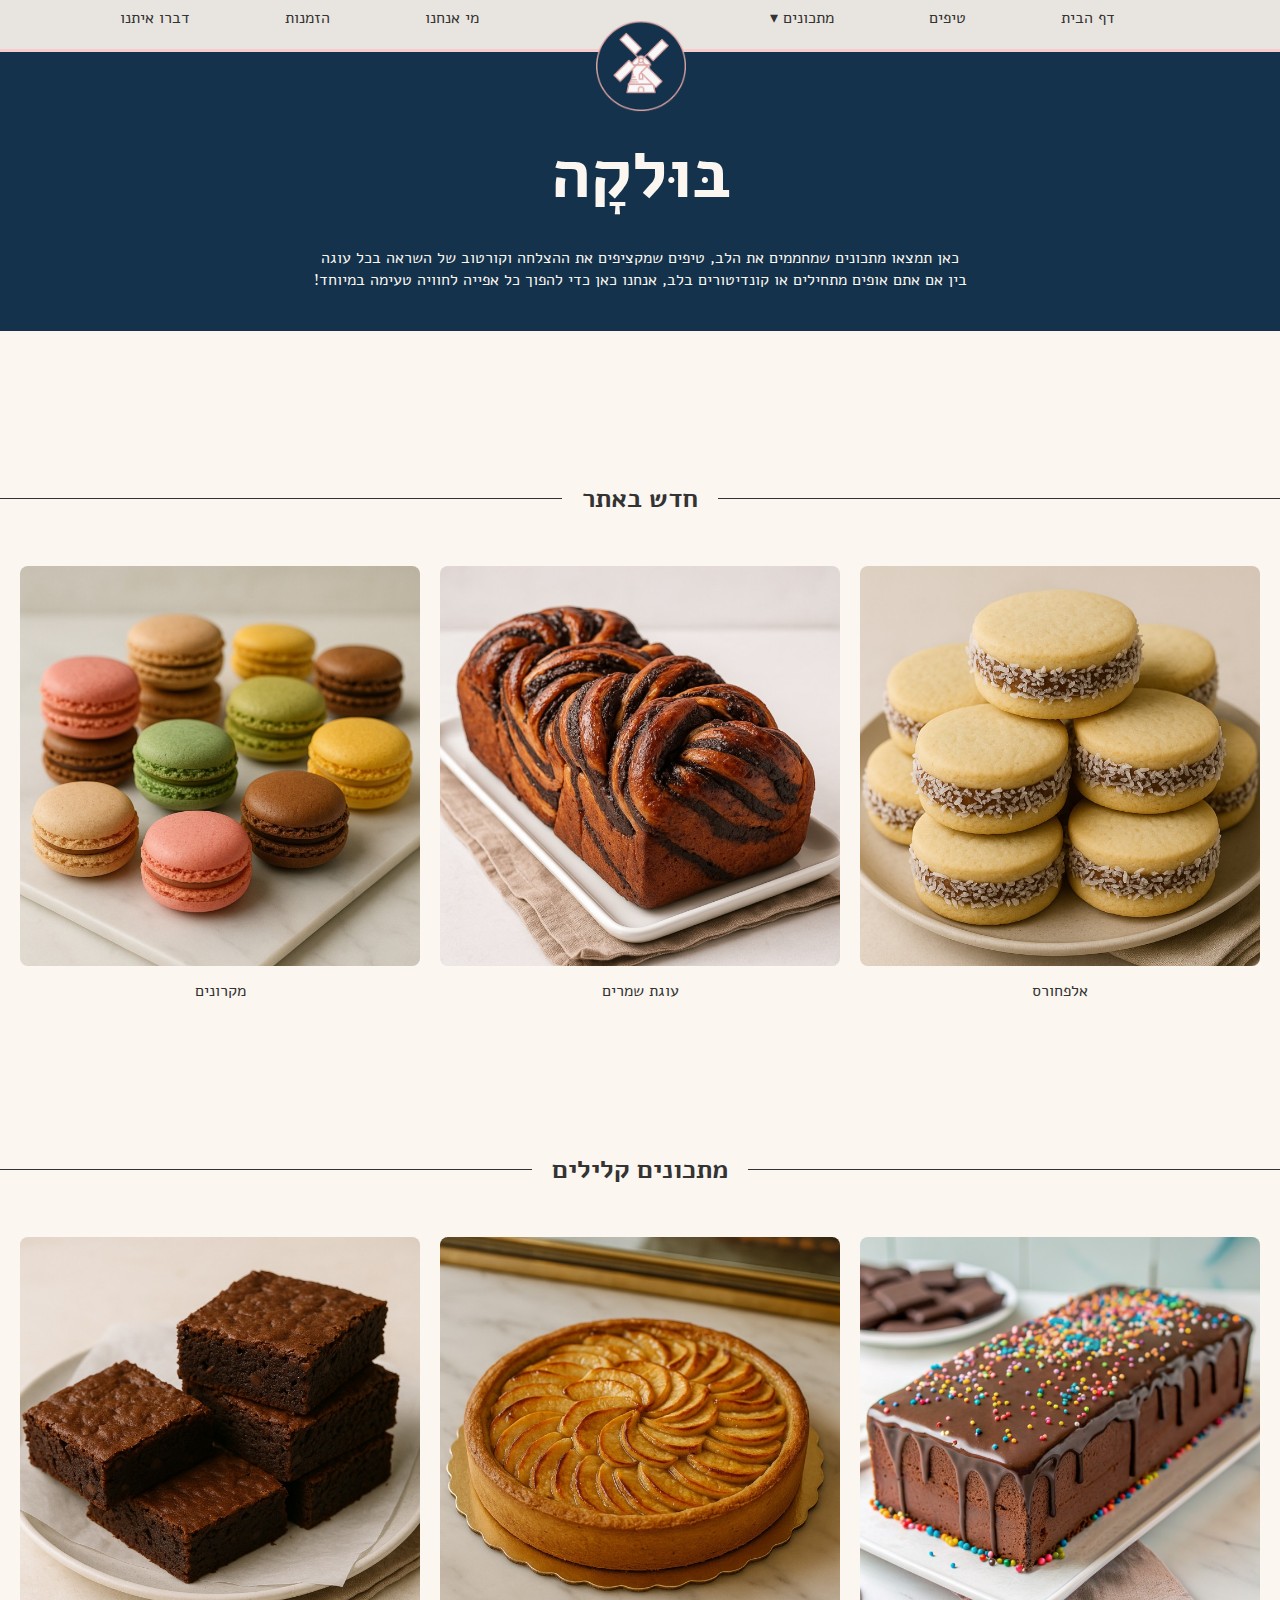
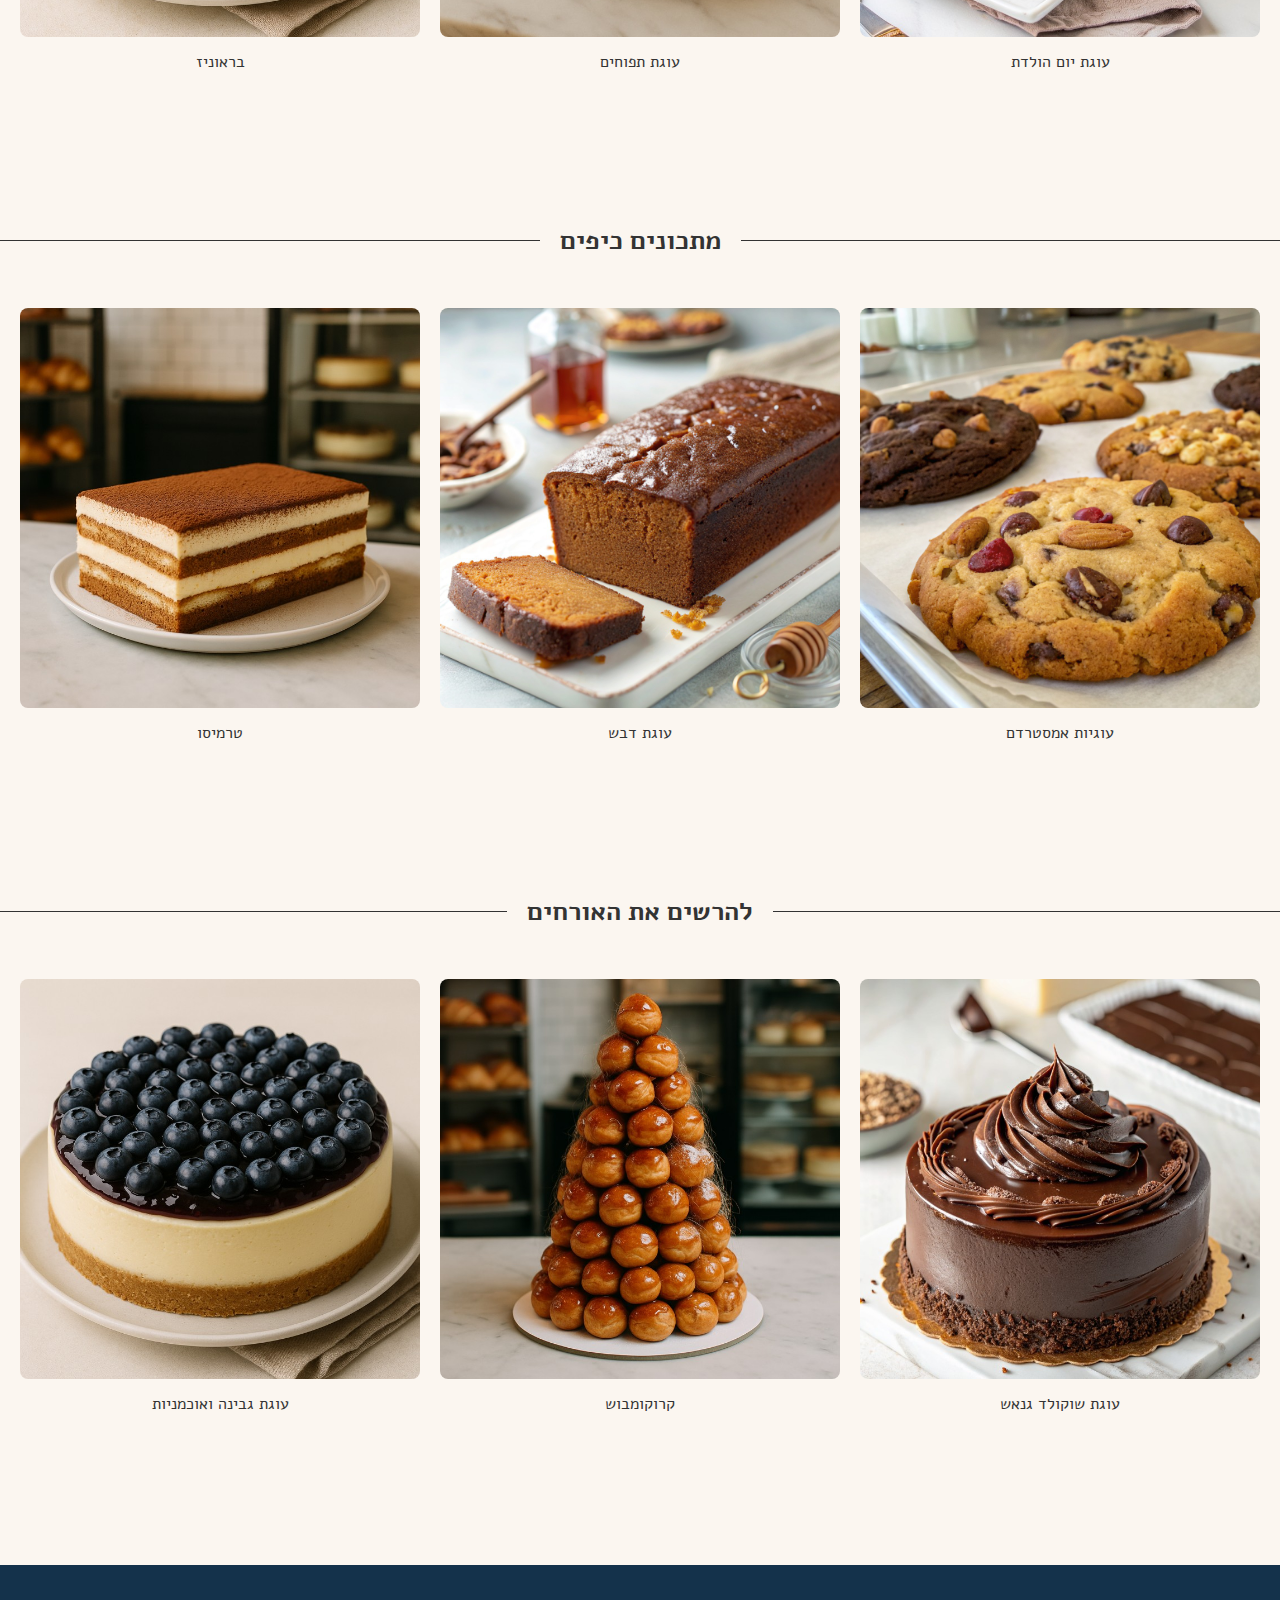
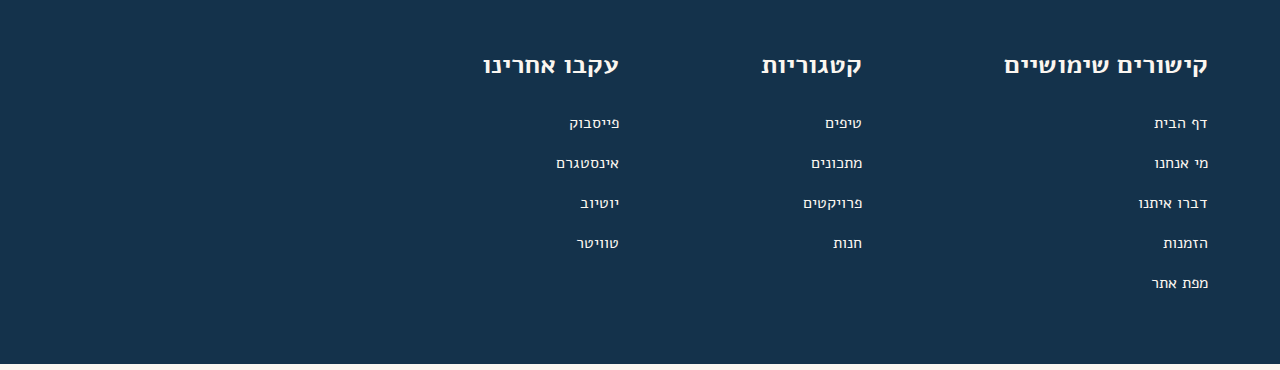
<file: index.html>
<!DOCTYPE html>
<html lang="he" dir="rtl">
<head>
    <link rel="icon" type="image/png" href="images/logoImage/monka.png">
    <meta charset="UTF-8">
    <title>בּוּלקָה - דף הבית</title>
    <meta name="description" content="ברוכים הבאים לבּוּלקָה – אתר מתכונים לאפייה ביתית עם השראה. כאן תמצאו מתכונים קלים, טיפים מקצועיים, ורעיונות מתוקים שיחממו את הלב.">
    <meta name="keywords" content="בּוּלקָה, מתכונים, אפייה ביתית, טיפים לאפייה, עוגות, קינוחים, בצקים, קונדיטוריה">
    <meta name="author" content="שירה, דניאל, אושר, ליאל">
    <meta name="viewport" content="width=device-width, initial-scale=1.0, user-scalable=yes">

    <link href="styles/myStyle.css" rel="stylesheet" />
    <style>
        @import url('https://fonts.googleapis.com/css2?family=Alef:wght@400;700&display=swap');
    </style>
    
</head>
<body>
<header>
    <nav aria-label="תפריט חיפוש ראשי" class="navbar">
        <ul class="nav-left">
            <li><a href="#">דף הבית</a></li>
            <li><a href="tips.html">טיפים</a></li>
            <li class="dropdown">
                <a href="#" class="notActive">מתכונים ▾</a>
                <ul class="dropdown-menu">
                    <li><a href="sweetRecipes.html">מתוקים</a></li>
                    <li><a href="#" class="notActive">מלוחים</a></li>
                </ul>
            </li>
        </ul>
        <div class="nav-logo">
            <img src="images/logoImage/monka.png" alt="לוגו בולקה בייקרי"/>
        </div>
        <ul class="nav-right">
            <li><a href="about.html">מי אנחנו</a></li>
            <li><a href="orders.html">הזמנות</a></li>
            <li><a href="contactUs.html">דברו איתנו</a></li>
        </ul>
    </nav>
</header>
<main>
    <section  class="headerDesignHome">
        <h1>בּוּלקָה</h1>
        <p>כאן תמצאו מתכונים שמחממים את הלב, טיפים שמקציפים את ההצלחה וקורטוב של השראה בכל עוגה<br/>
            בין אם אתם אופים מתחילים או קונדיטורים בלב, אנחנו כאן כדי להפוך כל אפייה לחוויה טעימה במיוחד!</p>
    </section>
    <section>
        <div class="imgHeadline">
            <div></div>
            <h2>חדש באתר</h2>
            <div></div>
        </div>
        <div class="imgRow">
            <div>
                <a href="#" title="מתכון לעוגיות אלפחורס" class="notActive">
                    <img src="images/indexImages/alfajores_cookies.jpg" alt="עוגיות אלפחורס עם ריבת חלב"/>
                </a>
                <p>אלפחורס</p>
            </div>
            <div>
                <a href="#" title="מתכון לעוגת שמרים" class="notActive">
                    <img src="images/indexImages/danishCake.jpg" alt="עוגת שמרים עם שוקולוד"/>
                </a>
                <p>עוגת שמרים</p>
            </div>
            <div>
                <a href="#" title="מתכון למקרונים" class="notActive">
                    <img src="images/indexImages/macarons.jpg" alt="עוגיות מקרונים בצבעים שונים"/>
                </a>
                <p>מקרונים</p>

            </div>
        </div>
    </section>
    <section>
        <div class="imgHeadline">
            <div></div>
            <h2>מתכונים קלילים</h2>
            <div></div>
        </div>

        <div class="imgRow">
            <div>
                <a href="#" title="מתכון לעוגת יום הולדת" class="notActive">
                    <img src="images/indexImages/bDayCake.jpg" alt="עוגת שוקולד עם סוכריות צבעוניות"/>
                </a>
                <p>עוגת יום הולדת</p>
            </div>
            <div>
                <a href="#" title="מתכון לעוגת תפוחים" class="notActive">
                    <img src="images/indexImages/appleCake.jpg" alt="עוגת תפוחים"/>
                </a>
                <p>עוגת תפוחים</p>

            </div>
            <div>
                <a href="#" title="מתכון לבראוניז" class="notActive">
                    <img src="images/indexImages/brownies.jpg" alt="עוגיות בראוניז"/>
                </a>
                <p>בראוניז</p>
            </div>
        </div>
    </section>
    <section>
        <div class="imgHeadline">
            <div></div>
            <h2>מתכונים כיפים</h2>
            <div></div>
        </div>
        <div class="imgRow">
            <div>
                <a href="#" title="מתכון לעוגיות אמסטרדם" class="notActive">
                    <img src="images/indexImages/amsterdam.jpg" alt="עוגיות אמסטרדם עם תוספות שונות" />
                </a>
                <p>עוגיות אמסטרדם</p>
            </div>
            <div>
                <a href="#" title="מתכון לעוגת דבש" class="notActive">
                    <img src="images/indexImages/honeyCake.jpg" alt="עוגת דבש"/>
                </a>
                <p>עוגת דבש</p>
            </div>
            <div>
                <a href="#" title="מתכון לטרמיסו" class="notActive">
                    <img src="images/indexImages/tiramisu.jpg" alt="עוגית טרמיסו" />
                </a>
                <p> טרמיסו</p>
            </div>
        </div>
    </section>
    <section>
        <div class="imgHeadline">
            <div></div>
            <h2>להרשים את האורחים</h2>
            <div></div>
        </div>
        <div class="imgRow">
            <div>
                <a href="#" title="מתכון לעוגת שוקולד גנאש" class="notActive">
                    <img src="images/indexImages/ganache.jpg" alt="עוגת שוקולד בציפוי גנאש"/>
                </a>
                <p>עוגת שוקולד גנאש</p>
            </div>
            <div>
                <a href="#" title="מתכון לקרוקומבוש" class="notActive">
                    <img src="images/indexImages/krokambus.jpg" alt="מגדל של עוגיות קרוקומבוש"/>
                </a>
                <p>קרוקומבוש</p>
            </div>
            <div>
                <a href="#" title="מתכון לעוגת גבינה ואוכמניות" class="notActive">
                    <img src="images/indexImages/cheeseCakeBlueberry.jpg" alt="עוגת גבינה עם שכבת אוכמניות מעל"/>
                </a>
                <p>עוגת גבינה ואוכמניות</p>
            </div>
        </div>
    </section>
</main>
<footer>
    <table class="site-footer">
        <tr>
            <th>קישורים שימושיים</th>
            <th>קטגוריות</th>
            <th>עקבו אחרינו</th>
        </tr>
        <tr>
            <td><a href="#">דף הבית</a></td>
            <td><a href="tips.html">טיפים</a></td>
            <td><a href="#" class="notActive">פייסבוק</a></td> 
      </tr>
        <tr>
            <td><a href="about.html">מי אנחנו</a></td>
            <td><a href="#" class="notActive">מתכונים</a></td>
            <td><a href="#" class="notActive">אינסטגרם</a></td>
        </tr>
        <tr>
            <td><a href="contactUs.html">דברו איתנו</a></td>
            <td><a href="#" class="notActive">פרויקטים</a></td>
            <td><a href="#" class="notActive">יוטיוב</a></td>
        </tr>
        <tr>
            <td><a href="orders.html">הזמנות</a></td>
            <td><a href="#" class="notActive">חנות</a></td>
            <td><a href="#" class="notActive">טוויטר</a></td>
        </tr>
        <tr>
            <td><a href="siteMap.html">מפת אתר</a></td>
        </tr>
    </table>
</footer>
</body>
</html>
</file>
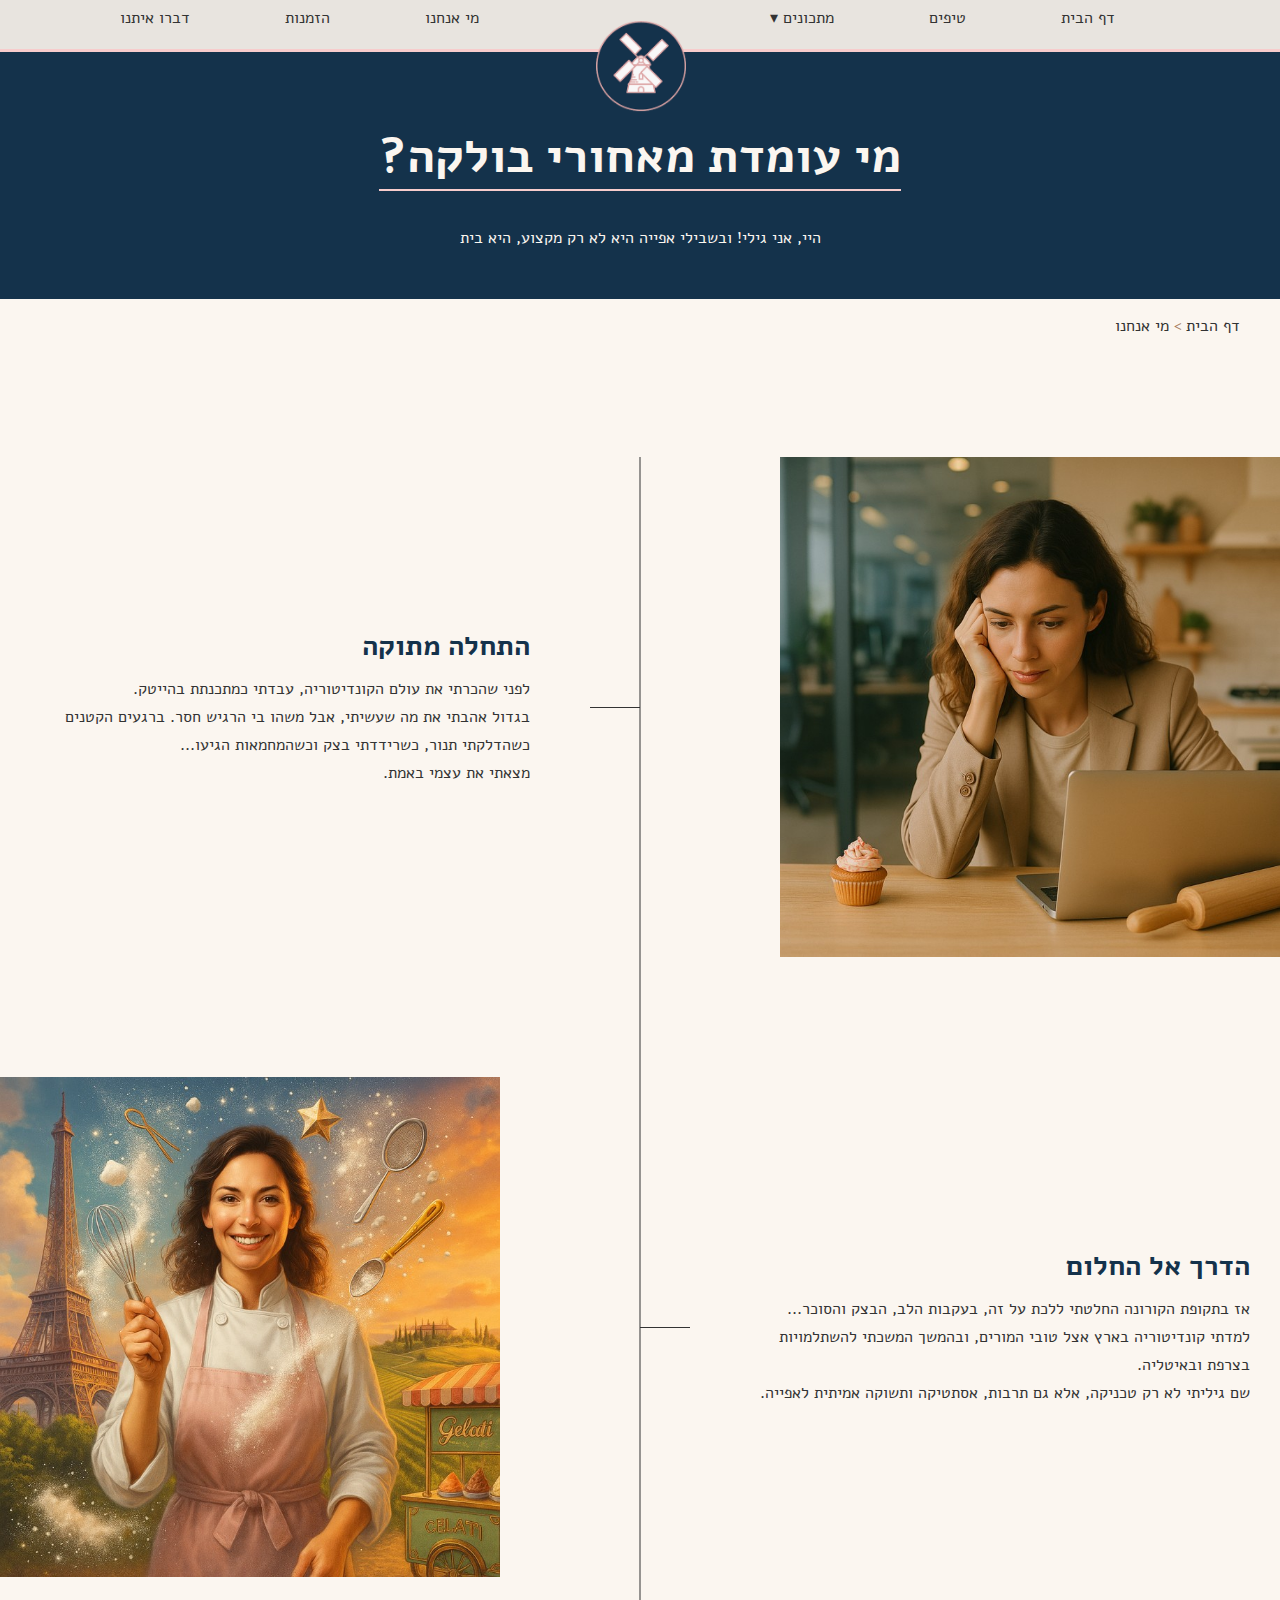
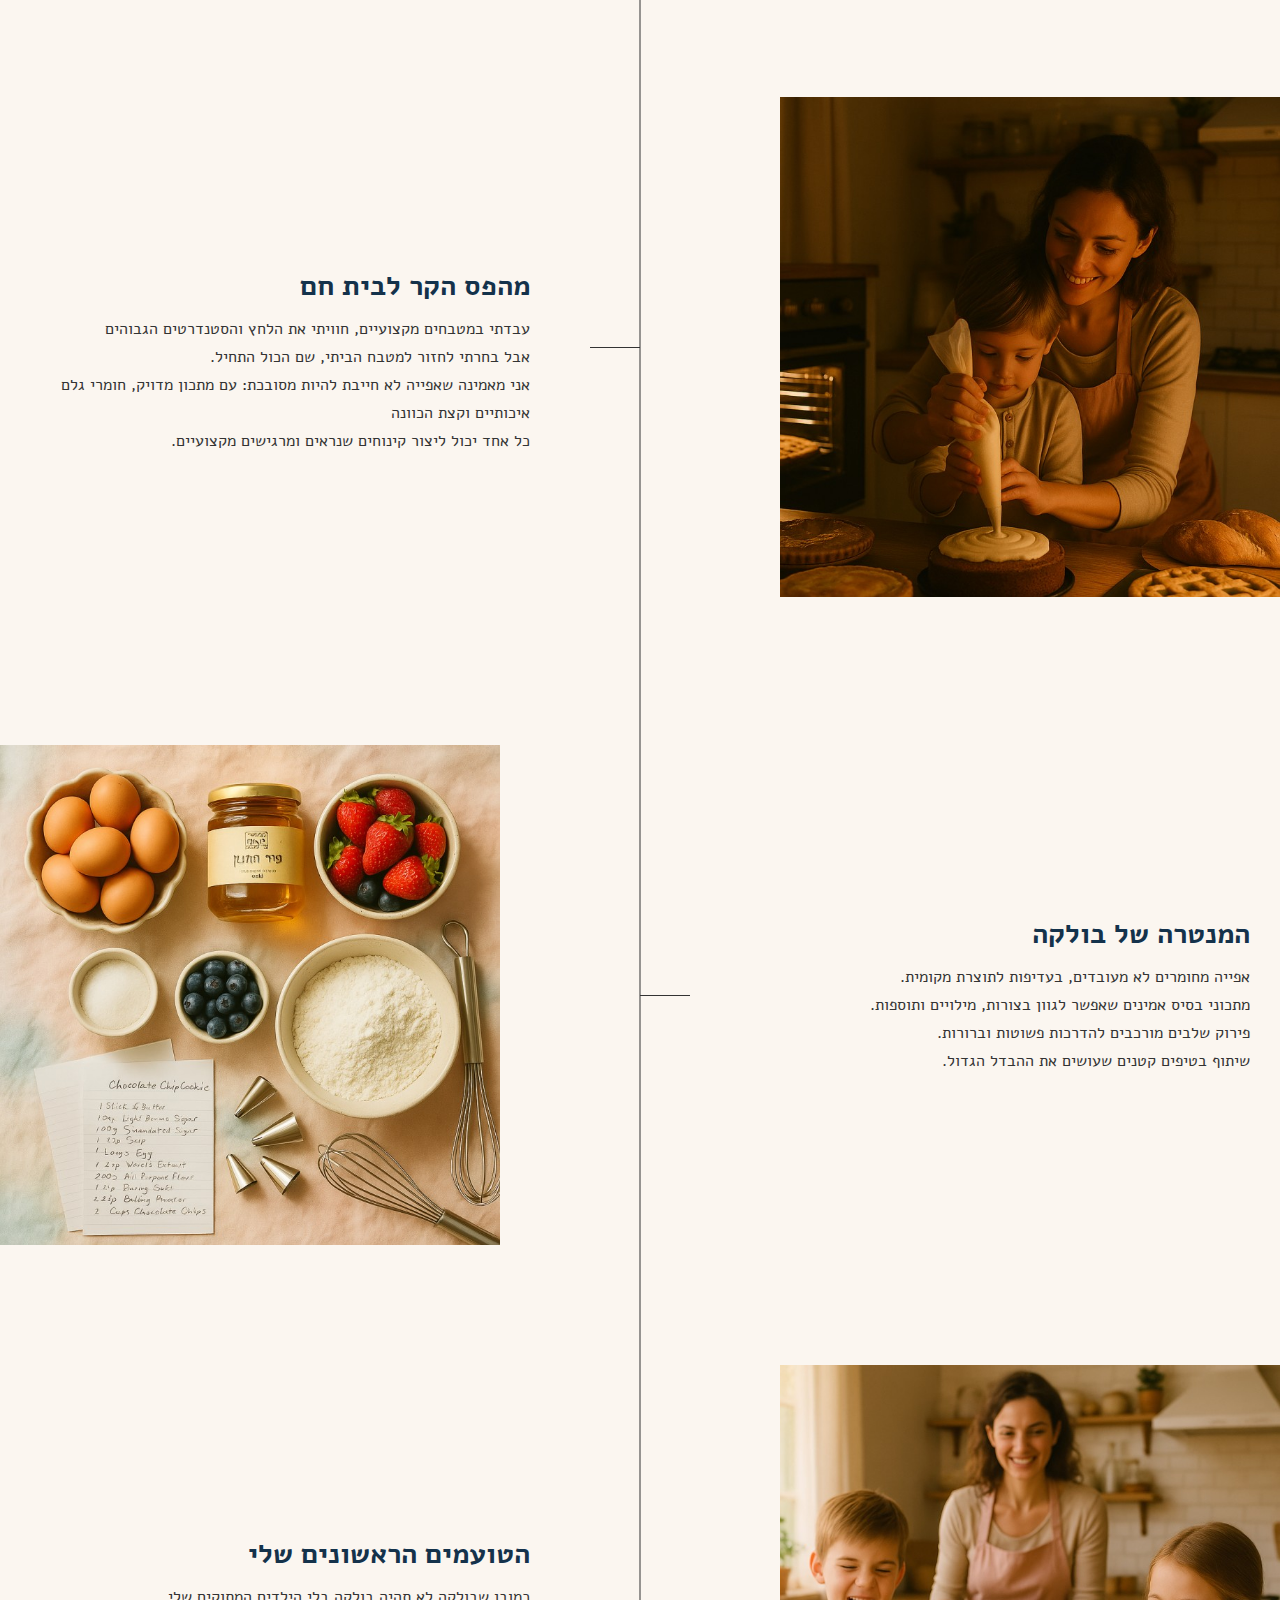
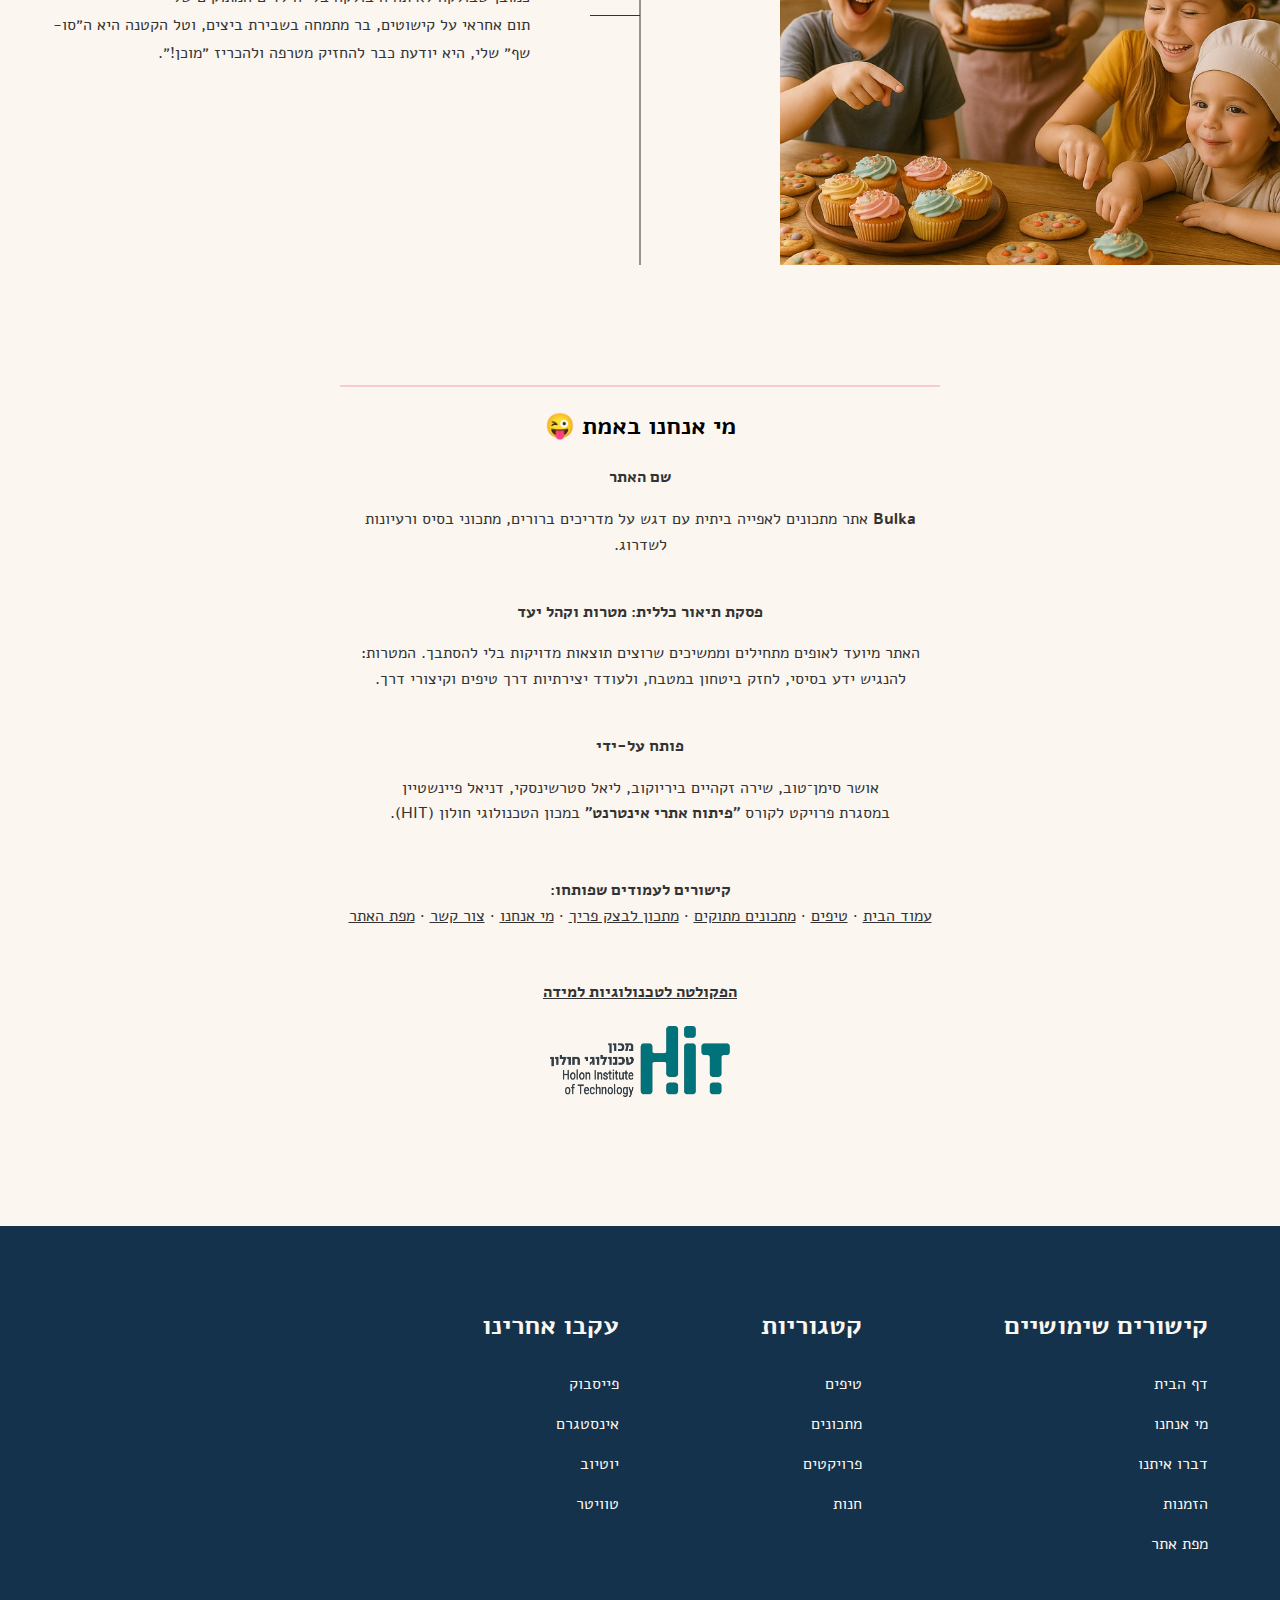
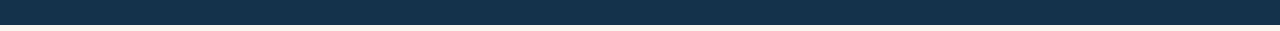
<file: about.html>
<!DOCTYPE html>
<html lang="he" dir="rtl">
<head>
    <link rel="icon" type="image/png" href="images/logoImage/monka.png">
    <meta charset="utf-8" />
    <title>בּוּלקָה - אודות</title>
    <meta name="description" content="אודות בולקה – סיפור ההקמה והמסע של גילי בעולם הקונדיטוריה.">
    <meta name="keywords" content="בולקה, קונדיטוריה, אפייה, עוגות, מתכונים">
    <meta name="author" content="שירה, דניאל, אושר, ליאל">
    <meta name="viewport" content="width=device-width, initial-scale=1.0">
   
    <link href="styles/myStyle.css" rel="stylesheet" />
    <style>
        @import url('https://fonts.googleapis.com/css2?family=Alef:wght@400;700&display=swap');
    </style>
    
</head>
<body>
<header>
    <nav aria-label="תפריט חיפוש ראשי" class="navbar">
        <ul class="nav-left">
            <li><a href="index.html">דף הבית</a></li>
            <li><a href="tips.html">טיפים</a></li>
            <li class="dropdown">
                <a href="#" class="notActive">מתכונים ▾</a>
                <ul class="dropdown-menu">
                    <li><a href="sweetRecipes.html">מתוקים</a></li>
                    <li><a href="#" class="notActive">מלוחים</a></li>
                </ul>
            </li>
        </ul>
        <div class="nav-logo">
            <a href="index.html">
            <img src="images/logoImage/monka.png" alt="לוגו בולקה בייקרי"/>
            </a>
        </div>
        <ul class="nav-right">
            <li><a href="#">מי אנחנו</a></li>
            <li><a href="orders.html">הזמנות</a></li>
            <li><a href="contactUs.html">דברו איתנו</a></li>
        </ul>
    </nav>
</header>
<main class="about-page">
    <section class="headerDesign">
        <h1>
            מי עומדת מאחורי בולקה?
        </h1>
        <p>
            היי, אני גילי! ובשבילי אפייה היא לא רק מקצוע, היא בית
        </p>
    </section>
    <nav class="breadCrumbs">
        <ol>
            <li><a href="index.html">דף הבית</a></li>
            <li><a href="#">מי אנחנו</a></li>
        </ol>
    </nav>
    <section id="verticalLine" class="about-timeline">
        <div class="about-line"></div>
        <section class="about-row reverse">
            <div class="about-text">
                <h2>התחלה מתוקה</h2>
                <p>לפני שהכרתי את עולם הקונדיטוריה, עבדתי כמתכנתת בהייטק. <br> בגדול אהבתי את מה שעשיתי, אבל משהו בי הרגיש חסר.
                    ברגעים הקטנים כשהדלקתי תנור, כשרידדתי בצק וכשהמחמאות הגיעו... <br> מצאתי את עצמי באמת.</p>
            </div>
            <div class="halfLineR" ></div>
            <div class="about-img">
                <img src="images/aboutImages/HiTeachDreaming.jpg" alt="התחלה מתוקה">
            </div>
        </section>

        <section class="about-row">
            <div class="about-text">
                <h2>הדרך אל החלום</h2>
                <p>אז בתקופת הקורונה החלטתי ללכת על זה,
                    בעקבות הלב, הבצק והסוכר... <br>למדתי קונדיטוריה בארץ אצל טובי המורים,
                    ובהמשך המשכתי להשתלמויות בצרפת ובאיטליה. <br> שם גיליתי לא רק טכניקה,
                    אלא גם תרבות, אסתטיקה ותשוקה אמיתית לאפייה.</p>
            </div>
            <div class="halfLineL" ></div>
            <div class="about-img">
                <img src="images/aboutImages/PastryChefAdventure.jpg" alt="הדרך אל החלום">
            </div>
        </section>

        <section class="about-row reverse">
            <div class="about-text">
                <h2>מהפס הקר לבית חם</h2>
                <p>עבדתי במטבחים מקצועיים, חוויתי את הלחץ והסטנדרטים הגבוהים <br>
                    אבל בחרתי לחזור למטבח הביתי,
                    שם הכול התחיל. <br> אני מאמינה שאפייה לא חייבת להיות מסובכת:
                    עם מתכון מדויק, חומרי גלם איכותיים וקצת הכוונה <br> כל אחד יכול ליצור קינוחים שנראים ומרגישים מקצועיים.</p>
            </div>
            <div class="halfLineR" ></div>
            <div class="about-img">
                <img src="images/aboutImages/CozyKitchenBaking.jpg" alt="מהפס הקר לבית חם">
            </div>
        </section>

        <section class="about-row">
            <div class="about-text">
                <h2>המנטרה של בולקה</h2>
                <p>אפייה מחומרים לא מעובדים, בעדיפות לתוצרת מקומית.<br>
                    מתכוני בסיס אמינים שאפשר לגוון בצורות, מילויים ותוספות.<br>
                    פירוק שלבים מורכבים להדרכות פשוטות וברורות.<br>
                    שיתוף בטיפים קטנים שעושים את ההבדל הגדול.</p>
            </div>
            <div class="halfLineL" ></div>
            <div class="about-img">
                <img src="images/aboutImages/BakingEssentials.jpg" alt="המנטרה של מונקה">
            </div>
        </section>

        <section class="about-row reverse">
            <div class="about-text">
                <h2>הטועמים הראשונים שלי</h2>
                <p>כמובן שבולקה לא תהיה בולקה בלי הילדים המתוקים שלי<br>
                    תום אחראי על קישוטים, בר מתמחה בשבירת ביצים,
                    וטל הקטנה היא ה״סו-שף״ שלי, היא יודעת כבר להחזיק מטרפה ולהכריז ״מוכן!״.</p>
            </div>
            <div class="halfLineR" ></div>
            <div class="about-img">
                <img src="images/aboutImages/FamilyBakingEnd.jpg" alt="הטועמים הראשונים שלי">
            </div>
        </section>

    </section>
    <section class="about-project-sectionSummery">

        <h2>מי אנחנו באמת 😜</h2>

        <h3>שם האתר</h3>
        <p><strong>Bulka</strong> אתר מתכונים לאפייה ביתית עם דגש על מדריכים ברורים, מתכוני בסיס ורעיונות לשדרוג.</p>
        <br>
        <h3>פסקת תיאור כללית: מטרות וקהל יעד</h3>
        <p>
            האתר מיועד לאופים מתחילים וממשיכים שרוצים תוצאות מדויקות בלי להסתבך.
            המטרות: להנגיש ידע בסיסי, לחזק ביטחון במטבח, ולעודד יצירתיות דרך טיפים וקיצורי דרך.
        </p>
        <br>
        <h3>פותח על-ידי</h3>
        <p>אושר סימן־טוב, שירה זקהיים ביריוקוב, ליאל סטרשינסקי, דניאל פיינשטיין</p>

        <p>
            במסגרת פרויקט לקורס <strong>"פיתוח אתרי אינטרנט"</strong> במכון הטכנולוגי חולון (HIT).
        </p>
        <br><br>
        <p>
            <strong>קישורים לעמודים שפותחו: </strong><br>
            <a href="index.html">עמוד הבית</a> ·
            <a href="tips.html">טיפים</a> ·
            <a href="sweetRecipes.html">מתכונים מתוקים</a> ·
            <a href="crispyDough.html">מתכון לבצק פריך</a> ·
            <a href="about.html">מי אנחנו</a> ·
            <a href="contactUs.html">צור קשר</a> ·
            <a href="siteMap.html">מפת האתר</a>
        </p>
        <br/> <br>
        <p><a href="https://www.hit.ac.il/telem"><b>הפקולטה לטכנולוגיות למידה</b></a> </p>
        <div class="hit-logo">
            <a href="https://www.hit.ac.il">
            <img title="לוגו HIT" src="images/aboutImages/hitLogo.png" alt="קישור לאתר HIT">
            </a>
        </div>
    </section>
</main>

<footer>
    <table class="site-footer">
        <tr>
            <th>קישורים שימושיים</th>
            <th>קטגוריות</th>
            <th>עקבו אחרינו</th>
        </tr>
        <tr>
            <td><a href="index.html">דף הבית</a></td>
            <td><a href="tips.html">טיפים</a></td>
            <td><a href="#" class="notActive">פייסבוק</a></td>
        </tr>
        <tr>
            <td><a href="#">מי אנחנו</a></td>
            <td><a href="#" class="notActive">מתכונים</a></td>
            <td><a href="#" class="notActive">אינסטגרם</a></td>
        </tr>
        <tr>
            <td><a href="contactUs.html">דברו איתנו</a></td>
            <td><a href="#" class="notActive">פרויקטים</a></td>
            <td><a href="#" class="notActive">יוטיוב</a></td>
        </tr>
        <tr>
            <td><a href="orders.html">הזמנות</a></td>
            <td><a href="#" class="notActive">חנות</a></td>
            <td><a href="#" class="notActive">טוויטר</a></td>
        </tr>
        <tr>
            <td><a href="siteMap.html">מפת אתר</a></td>
        </tr>
    </table>
</footer>
</body>
</html>
</file>
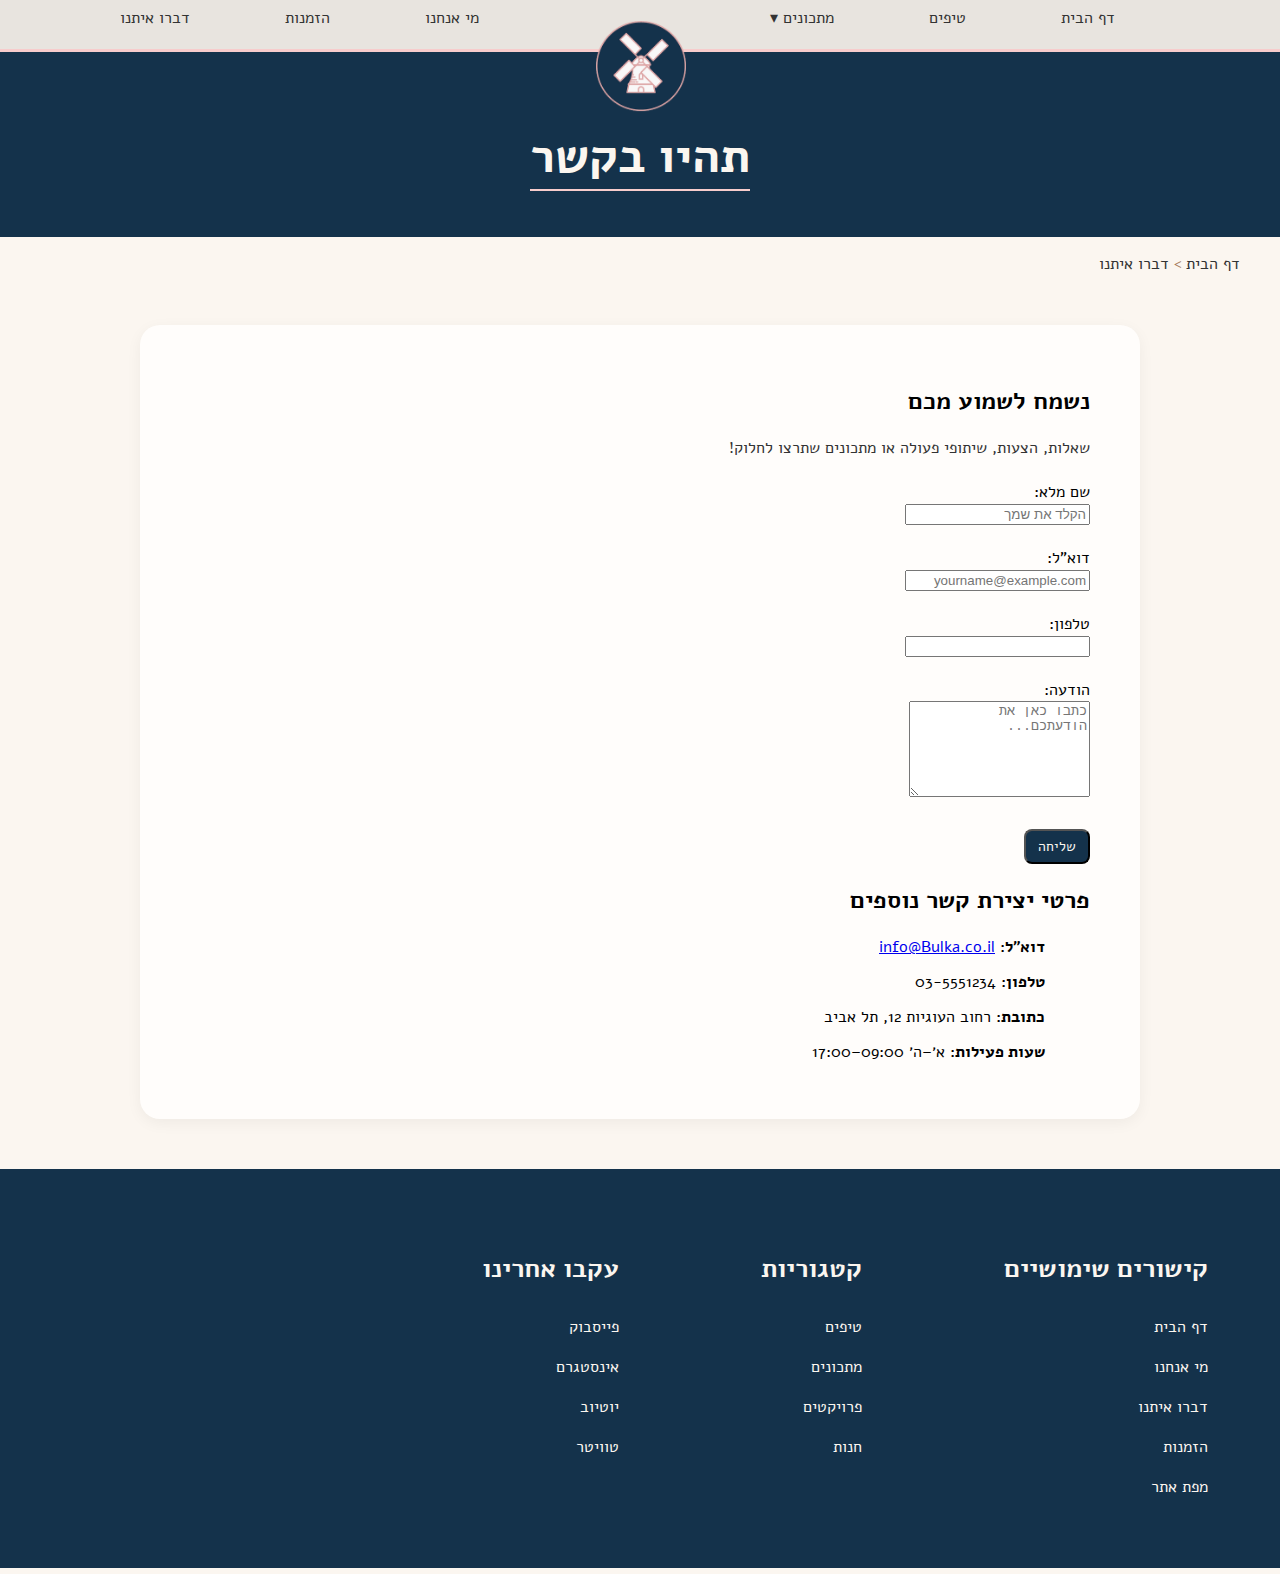
<file: contactUs.html>
<!DOCTYPE html>
<html lang="he" dir="rtl">
<head>
    <link rel="icon" type="image/png" href="images/logoImage/monka.png">
    <meta charset="utf-8" />
    <title>בּוּלקָה - צור קשר</title>
    <meta name="description" content="אתר המתכונים הרשמי של מונקה – מתכונים, טיפים ויצירת קשר." />
    <meta name="keywords" content="מונקה, מתכונים, טיפים, צור קשר" />
    <meta name="author" content="שירה, דניאל, אושר, ליאל">
    <meta name="viewport" content="width=device-width, initial-scale=1.0, user-scalable=yes">

    <link href="styles/myStyle.css" rel="stylesheet" />
    <style>
        @import url('https://fonts.googleapis.com/css2?family=Alef:wght@400;700&display=swap');
    </style>
    
</head>
<body>
<div id="container">
    <header>
        <nav aria-label="תפריט חיפוש ראשי" class="navbar">
            <ul class="nav-left">
                <li><a href="index.html">דף הבית</a></li>
                <li><a href="tips.html">טיפים</a></li>
                <li class="dropdown">
                    <a href="#" class="notActive">מתכונים ▾</a>
                    <ul class="dropdown-menu">
                        <li><a href="sweetRecipes.html">מתוקים</a></li>
                        <li><a href="#" class="notActive">מלוחים</a></li>
                    </ul>
                </li>
            </ul>
            <div class="nav-logo">
                <a href="index.html">
                    <img src="images/logoImage/monka.png" alt="לוגו בולקה בייקרי"/>
                </a>
            </div>
            <ul class="nav-right">
                <li><a href="about.html">מי אנחנו</a></li>
                <li><a href="orders.html">הזמנות</a></li>
                <li><a href="#">דברו איתנו</a></li>
            </ul>
        </nav>
    </header>
<section class="headerDesign">
    <h1>
      תהיו בקשר
    </h1>
</section>
    <nav class="breadCrumbs">
        <ol>
            <li><a href="index.html">דף הבית</a></li>
            <li><a href="#">דברו איתנו</a></li>
        </ol>
    </nav>

    <main class="contact-page">
        <div class="main-content">
            <section class="contact-form-section">
                <h2>נשמח לשמוע מכם </h2>
                <section class="contact-hero">
                    <div class="hero-inner">
                        <p>שאלות, הצעות, שיתופי פעולה או מתכונים שתרצו לחלוק!</p>
                    </div>
                </section>
                <form >
                    <br/>
                    <label for="name">
                        שם מלא:<br/>
                        <input type="text" id="name" name="name" placeholder="הקלד את שמך" required><br/><br/>
                        </label>
                        
                        <label for="email">
                            דוא"ל:<br/>
                        <input type="email" id="email" name="email" placeholder="yourname@example.com" required><br/><br/>
                        </label>
                        <label for="phoneNumber">
                            טלפון:<br/>
                        <input type="tel" id="phoneNumber" name="phoneNumber"><br/><br/>
                        </label>
                        <label for="message">
                            הודעה:<br/>
                        <textarea id="message" name="message" rows="6" placeholder="כתבו כאן את הודעתכם..." required></textarea><br/><br/>
                        </label>
                        <button type="submit" class="sendBtn">שליחה</button>
                        <div id="feedback"></div>
                </form>
            </section>
            <section class="contact-details">
                <h2>פרטי יצירת קשר נוספים</h2>
                <ul>
                    <li><strong>דוא"ל:</strong> <a href="mailto:info@monka.co.il">info@Bulka.co.il</a></li>
                    <li><strong>טלפון:</strong> 03-5551234</li>
                    <li><strong>כתובת:</strong> רחוב העוגיות 12, תל אביב</li>
                    <li><strong>שעות פעילות:</strong> א׳–ה׳ 09:00–17:00</li>
                </ul>
            </section>

        </div>
    </main>

    <footer>
        <table class="site-footer">
            <tr>
                <th>קישורים שימושיים</th>
                <th>קטגוריות</th>
                <th>עקבו אחרינו</th>
            </tr>
            <tr>
                <td><a href="index.html">דף הבית</a></td>
                <td><a href="tips.html">טיפים</a></td>
                <td><a href="#" class="notActive">פייסבוק</a></td>
            </tr>
            <tr>
                <td><a href="about.html">מי אנחנו</a></td>
                <td><a href="#" class="notActive">מתכונים</a></td>
                <td><a href="#" class="notActive">אינסטגרם</a></td>
            </tr>
            <tr>
                <td><a href="#">דברו איתנו</a></td>
                <td><a href="#" class="notActive">פרויקטים</a></td>
                <td><a href="#" class="notActive">יוטיוב</a></td>
            </tr>
            <tr>
                <td><a href="orders.html">הזמנות</a></td>
                <td><a href="#" class="notActive">חנות</a></td>
                <td><a href="#" class="notActive">טוויטר</a></td>
            </tr>
            <tr>
                <td><a href="siteMap.html">מפת אתר</a></td>
            </tr>
        </table>
    </footer>

</div>
</body>
</html>
</file>
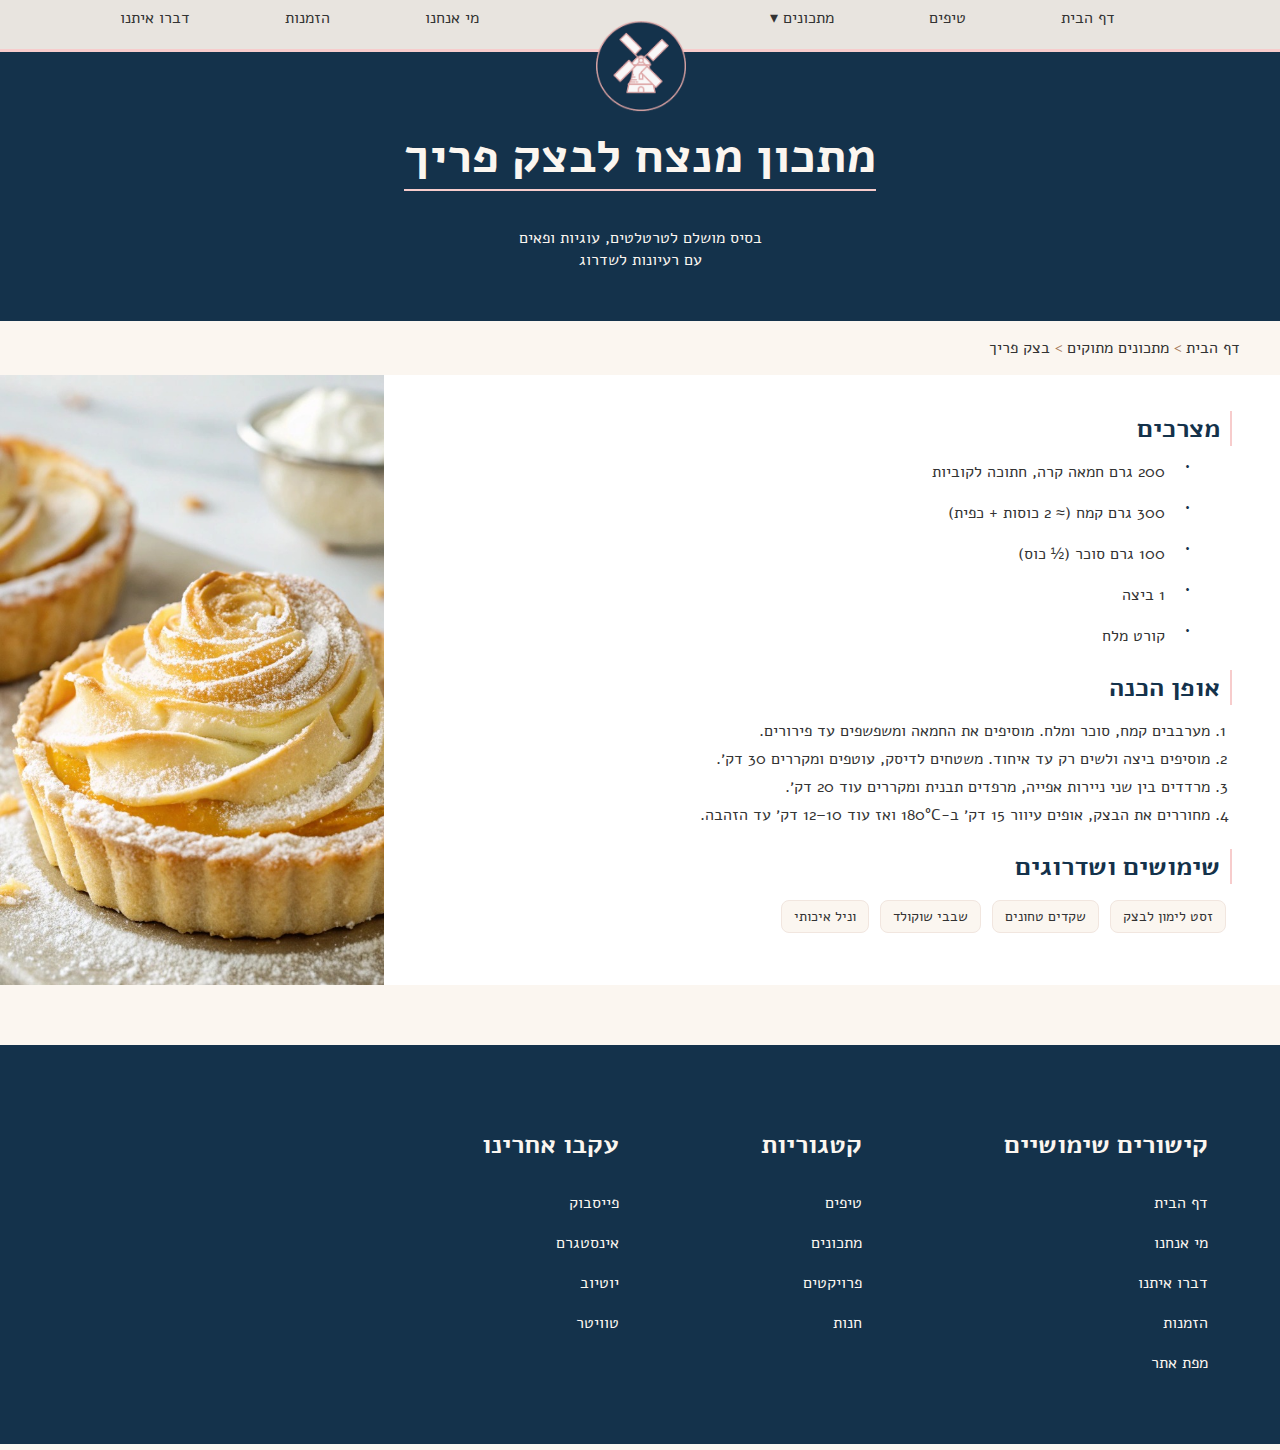
<file: crispyDough.html>
<!DOCTYPE html>
<html lang="he" dir="rtl">
<head>
    <link rel="icon" type="image/png" href="images/logoImage/monka.png">
    <meta charset="utf-8" />
    <title>בּוּלקָה - מתכון לבצק פריך</title>
    <meta name="description" content="מתכון מנצח לבצק פריך – בסיס מושלם לעוגיות, טארטים ופאים. כולל מצרכים, שלבי הכנה ורעיונות לשדרוג הטעם והמראה.">
    <meta name="keywords" content="בצק פריך, מתכון בצק פריך, טארט, עוגיות חמאה, מאפים מתוקים, אפייה ביתית, בולקה">
    <meta name="author" content="שירה, דניאל, אושר, ליאל">

    <meta name="viewport" content="width=device-width, initial-scale=1.0, user-scalable=yes">
    
   
    <link href="styles/myStyle.css" rel="stylesheet" />
    
    <link href="https://fonts.googleapis.com/css2?family=Alef&display=swap" rel="stylesheet">

</head>
<body>
<div id="container">
    <header>
        <nav aria-label="תפריט חיפוש ראשי" class="navbar">
            <ul class="nav-left">
                <li><a href="index.html">דף הבית</a></li>
                <li><a href="tips.html">טיפים</a></li>
                <li class="dropdown">
                    <a href="#" class="notActive">מתכונים ▾</a>
                    <ul class="dropdown-menu">
                        <li><a href="sweetRecipes.html">מתוקים</a></li>
                        <li><a href="#" class="notActive">מלוחים</a></li>
                    </ul>
                </li>
            </ul>
            <div class="nav-logo">
                <a href="index.html">
                    <img src="images/logoImage/monka.png" alt="לוגו בולקה בייקרי"/>
                </a>
            </div>
            <ul class="nav-right">
                <li><a href="about.html">מי אנחנו</a></li>
                <li><a href="orders.html">הזמנות</a></li>
                <li><a href="contactUs.html">דברו איתנו</a></li>
            </ul>
        </nav>
    </header>
    <section class="headerDesign">
        <h1>מתכון מנצח לבצק פריך
        </h1>
        <p>בסיס מושלם לטרטלטים, עוגיות ופאים<br> עם רעיונות לשדרוג</p>
    </section>
    <nav class="breadCrumbs">
        <ol>
            <li><a href="index.html">דף הבית</a></li>
            <li><a href="sweetRecipes.html">מתכונים מתוקים</a></li>
            <li><a href="#">בצק פריך</a></li>
        </ol>
    </nav>
    <main id="main" class="recipe-page" >
        <article>
        <div class="recipe-card">
            <div class="recipe-media">
                <img src="images/crispyDoughImage/cutTart.jpg" alt="טארט פריך זהוב מעוטר פרחי תפוחים">
            </div>
            <div class="recipe-content">
                <h2>מצרכים</h2>
                <div class="ingredients">
                    <ul>
                        <li>200 גרם חמאה קרה, חתוכה לקוביות</li>
                        <li>300 גרם קמח (≈ 2 כוסות + כפית)</li>
                        <li>100 גרם סוכר (½ כוס)</li>
                        <li>1 ביצה</li>
                        <li>קורט מלח</li>
                    </ul>
                </div>
                <h2>אופן הכנה</h2>
                <div class="method">
                    <ol>
                        <li>מערבבים קמח, סוכר ומלח. מוסיפים את החמאה ומשפשפים עד פירורים.</li>
                        <li>מוסיפים ביצה ולשים רק עד איחוד. משטחים לדיסק, עוטפים ומקררים 30 דק׳.</li>
                        <li>מרדדים בין שני ניירות אפייה, מרפדים תבנית ומקררים עוד 20 דק׳.</li>
                        <li>מחוררים את הבצק, אופים עיוור 15 דק׳ ב-180°C ואז עוד 10–12 דק׳ עד הזהבה.</li>
                    </ol>
                </div>
                <h2>שימושים ושדרוגים</h2>
                <ul class="pill-list">
                    <li class="pill">זסט לימון לבצק</li>
                    <li class="pill">שקדים טחונים</li>
                    <li class="pill">שבבי שוקולד</li>
                    <li class="pill">וניל איכותי</li>
                </ul>


            </div>
        </div>
        </article>
    </main>
    <footer>
        <table class="site-footer">
            <tr>
                <th>קישורים שימושיים</th>
                <th>קטגוריות</th>
                <th>עקבו אחרינו</th>
            </tr>
            <tr>
                <td><a href="index.html">דף הבית</a></td>
                <td><a href="tips.html">טיפים</a></td>
                <td><a href="#" class="notActive">פייסבוק</a></td>
            </tr>
            <tr>
                <td><a href="about.html">מי אנחנו</a></td>
                <td><a href="#" class="notActive">מתכונים</a></td>
                <td><a href="#" class="notActive">אינסטגרם</a></td>
            </tr>
            <tr>
                <td><a href="contactUs.html">דברו איתנו</a></td>
                <td><a href="#" class="notActive">פרויקטים</a></td>
                <td><a href="#" class="notActive">יוטיוב</a></td>
            </tr>
            <tr>
                <td><a href="orders.html">הזמנות</a></td>
                <td><a href="#" class="notActive">חנות</a></td>
                <td><a href="#" class="notActive">טוויטר</a></td>
            </tr>
            <tr>
                <td><a href="siteMap.html">מפת אתר</a></td>
            </tr>
        </table>
    </footer>
</div>
</body>
</html>
</file>
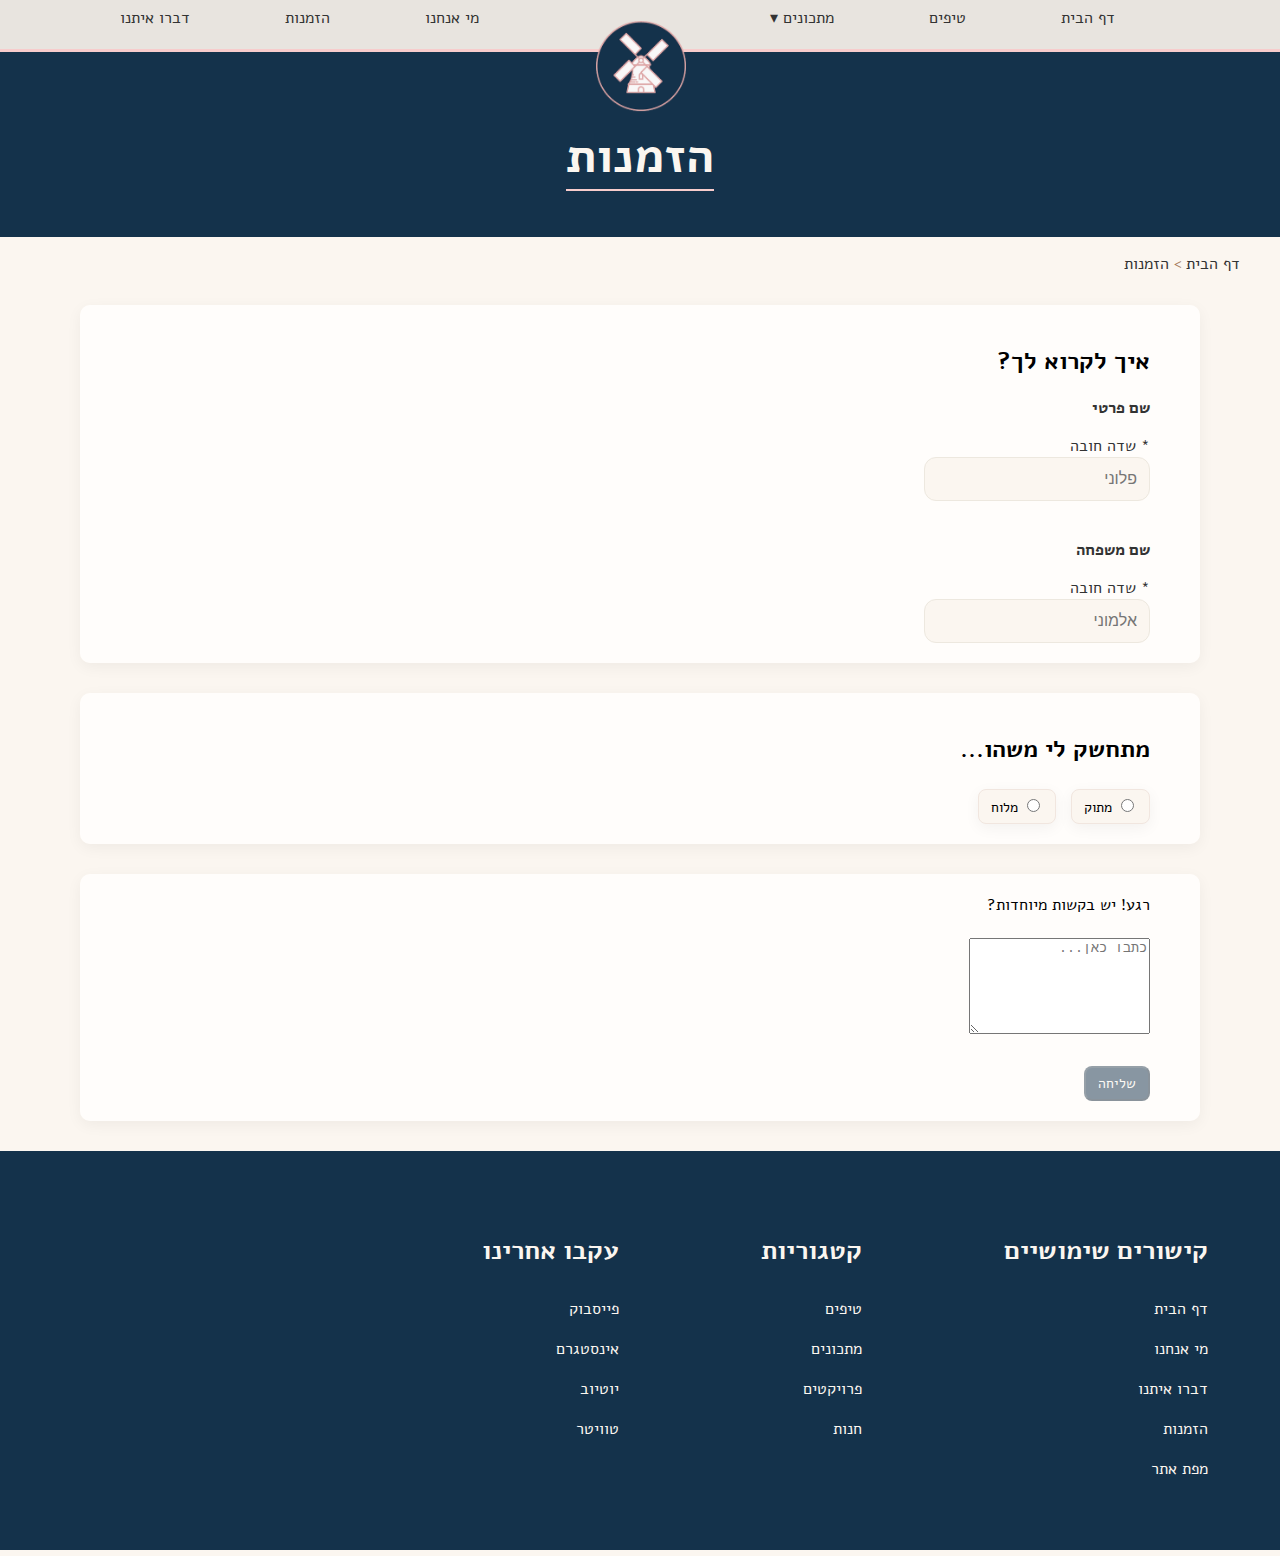
<file: orders.html>
<!DOCTYPE html>
<html lang="he" dir="rtl">
<head>
    <link rel="icon" type="image/png" href="images/logoImage/monka.png">
    <meta charset="utf-8" />
    <title>בּוּלקָה - הזמנות</title>
    <meta name="description" content="אתר המתכונים הרשמי של מונקה – מתכונים, טיפים ויצירת קשר." />
    <meta name="keywords" content="מונקה, מתכונים, טיפים, צור קשר" />
    <meta name="author" content="שירה, דניאל, אושר, ליאל">
    <meta name="viewport" content="width=device-width, initial-scale=1.0, user-scalable=yes">

    <script src="jScripts/JavaScript.js" type="text/javascript">  </script>
    <link href="styles/myStyle.css" rel="stylesheet" />
    <style>
        @import url('https://fonts.googleapis.com/css2?family=Alef:wght@400;700&display=swap');
    </style>

</head>
<body onload="activateBtn()">
<header>
    <nav aria-label="תפריט חיפוש ראשי" class="navbar">
        <ul class="nav-left">
            <li><a href="index.html">דף הבית</a></li>
            <li><a href="tips.html">טיפים</a></li>
            <li class="dropdown">
                <a href="#" class="notActive">מתכונים ▾</a>
                <ul class="dropdown-menu">
                    <li><a href="sweetRecipes.html">מתוקים</a></li>
                    <li><a href="#" class="notActive">מלוחים</a></li>
                </ul>
            </li>
        </ul>
        <div class="nav-logo">
            <a href="index.html">
                <img src="images/logoImage/monka.png" alt="לוגו בולקה בייקרי"/>
            </a>
        </div>
        <ul class="nav-right">
            <li><a href="about.html">מי אנחנו</a></li>
            <li><a href="#" class="notActive">הזמנות</a></li>
            <li><a href="contactUs.html">דברו איתנו</a></li>
        </ul>
    </nav>
</header>
<section class="headerDesign">
    <h1>
        הזמנות
    </h1>
</section>
<nav class="breadCrumbs">
    <ol>
        <li><a href="index.html">דף הבית</a></li>
        <li><a href="#">הזמנות</a></li>
    </ol>
</nav>
<main>
    <form id="orderForm">
        <fieldset>
            <h2>איך לקרוא לך?</h2>
            <h3>שם פרטי</h3>
            <p>* שדה חובה</p>
                <input type="text" id="fName" class="name" placeholder="פלוני" oninput="activateBtn()"> <br/>
            <h3>שם משפחה</h3>
             <p>* שדה חובה</p>
                <input type="text" id="lName" class="name" placeholder="אלמוני" oninput="activateBtn()">
        </fieldset>
        
        <fieldset>
            <h2>מתחשק לי משהו...</h2>
            <label for="sweet">
                <input type="radio" id="sweet" name="flavor" value="מתוק" onchange="pickFlavor()"> מתוק 
            </label>
                <label for="salty">
                    <input type="radio" id="salty" name="flavor" value="מלוח" onchange="pickFlavor()"> מלוח 
                </label>
           
        </fieldset>
       
        <div id="sweetForm" style="display: none">
            <fieldset>
                <h2>מאפה</h2>
                <h3>ניתן לבחור מאפה אחד בכל הזמנה</h3>
                <label for="croissant">
                    <input type="radio" id="croissant" name="sweetPastry" value="קרואסון" onchange="pickChoice('Pastry')"> קרואסון 
                </label>
                <label for="eclair">
                    <input type="radio" id="eclair" name="sweetPastry" value="אקלייר" onchange="pickChoice('Pastry')"> אקלייר 
                </label>
                <label for="donut">
                    <input type="radio" id="donut" name="sweetPastry" value="דונאט" onchange="pickChoice('Pastry')"> דונאט 
                </label>
                <div id="pickSweetPastry">
                    <img src="images/ordersImages/sweetPastryImages/croissant.png" class="sweetPastryImg" id="croissantImg"/>
                    <img src="images/ordersImages/sweetPastryImages/donut.png" class="sweetPastryImg" id="donutImg"/>
                    <img src="images/ordersImages/sweetPastryImages/eclair.png" class="sweetPastryImg" id="eclairImg"/>
                </div>
            </fieldset>
          
           <fieldset>
               <h2>מילוי</h2>
               <h3>ניתן לבחור מילוי אחד</h3>
               <label for="almondCream">
                   <input type="radio" id="almondCream" name="sweetFilling" value="קרם שקדים" onchange="pickChoice('Filling')"> קרם שקדים
               </label>
               <label for="roseberry">
                   <input type="radio" id="roseberry" name="sweetFilling" value="קרם פטל" onchange="pickChoice('Filling')"> קרם פטל
               </label>
               <label for="patisserieCream">
                   <input type="radio" id="patisserieCream" name="sweetFilling" value="קרם פטיסייר" onchange="pickChoice('Filling')"> קרם פטיסייר
               </label>
               <br/><br/>
               <div id="pickSweetFilling">
                   <img src="images/ordersImages/sweetFillingsImages/roseberry.png" id="roseberryImg"/>
                   <img src="images/ordersImages/sweetFillingsImages/patissierieCream.png" id="patisserieCreamImg"/>
                   <img src="images/ordersImages/sweetFillingsImages/almondCream.png" id="almondCreamImg"/>
               </div>
           </fieldset>
          
            <fieldset>
                <h2>מה מלמעלה?</h2>
                <h3>תתפרעו - ניתן לבחור כמה תוספות</h3>
                <label for="coconut">
                    <input type="checkbox" id="coconut" name="sweetTopping" value="קוקוס ובוטנים" onchange="pickChoice('Topping')"> קוקוס ובוטנים 
                </label>
                <label for="chocolateChips">
                    <input type="checkbox" id="chocolateChips" name="sweetTopping" value="שבבי שוקולד" onchange="pickChoice('Topping')"> שבבי שוקולד 
                </label>
                <label for="pistachio">
                    <input type="checkbox" id="pistachio" name="sweetTopping" value="פיסטוקים ושקדים" onchange="pickChoice('Topping')"> פיסטוקים ושקדים 
                </label>
                <div id="pickSweetTopping">
                    <img src="images/ordersImages/sweetToppingImages/coconutImg.png" id="coconutImg" style="opacity: 0.5; display: inline-block"/>
                    <img src="images/ordersImages/sweetToppingImages/Chocolate.png" id="chocolateChipsImg" style="opacity: 0.5; display: inline-block"/>
                    <img src="images/ordersImages/sweetToppingImages/pistachio.png" id="pistachioImg" style="opacity: 0.5; display: inline-block"/>
                </div>
            </fieldset>
        </div>
        
        <div id="saltyForm" style="display: none">
            <fieldset>
                <h2>מאפה</h2>
                <h3>ניתן לבחור מאפה אחד בכל הזמנה</h3>
                <label for="tart">
                    <input type="radio" id="tart" name="saltyPastry" value="קיש" onchange="pickChoice('Pastry')"> קיש 
                </label>
                <label for="pie">
                    <input type="radio" id="pie" name="saltyPastry" value="פשטידה" onchange="pickChoice('Pastry')"> פשטידה 
                </label>
                <label for="borekas">
                    <input type="radio" id="borekas" name="saltyPastry" value="מאפה עלים" onchange="pickChoice('Pastry')"> מאפה עלים 
                </label>
                <div id="pickSaltyPastry">
                    <img src="images/ordersImages/saltyPastryImages/borekas.png" id="borekasImg"/>
                    <img src="images/ordersImages/saltyPastryImages/tart.png" id="tartImg"/>
                    <img src="images/ordersImages/saltyPastryImages/pie.png" id="pieImg"/>
                </div>
            </fieldset>
          
            <fieldset>
                <h2>מילוי</h2>
                <h3>ניתן לבחור מילוי אחד</h3>
                <label for="ricotta">
                    <input type="radio" id="ricotta" name="saltyFilling" value="ריקוטה ותרד" onchange="pickChoice('Filling')"> ריקוטה ותרד 
                </label>
                <label for="onion">
                    <input type="radio" id="onion" name="saltyFilling" value="בצל ובטטה" onchange="pickChoice('Filling')"> בצל ובטטה 
                </label>
                <label for="potatoes">
                    <input type="radio" id="potatoes" name="saltyFilling" value="תפוחי אדמה ופטריות" onchange="pickChoice('Filling')"> תפוחי אדמה ופטריות 
                </label>
                <div id="pickSaltyFilling">
                    <img src="images/ordersImages/saltyFillingsImages/ricotta.png" id="ricottaImg"/>
                    <img src="images/ordersImages/saltyFillingsImages/potatoes.png" id="potatoesImg"/>
                    <img src="images/ordersImages/saltyFillingsImages/onion.png" id="onionImg"/>
                </div>
            </fieldset>
          
            <fieldset>
                <h2>מה מלמעלה?</h2>
                <h3>תתפרעו - ניתן לבחור כמה תוספות</h3>
                <label for="sesame">
                    <input type="checkbox" id="sesame" name="saltyTopping" value="שומשום וקצח" onchange="pickChoice('Topping')"> שומשום וקצח 
                </label>
                <label for="parmesan">
                    <input type="checkbox" id="parmesan" name="saltyTopping" value="פרמז׳ן מגורד" onchange="pickChoice('Topping')"> פרמז׳ן מגורד 
                </label>
                <label for="herbs">
                    <input type="checkbox" id="herbs" name="saltyTopping" value="עשבי תיבול טריים" onchange="pickChoice('Topping')"> עשבי תיבול טריים 
                </label>
                <div id="pickSaltyTopping">
                    <img src="images/ordersImages/saltyToppingImages/sesame.png" id="sesameImg" style="opacity: 0.5; display: inline-block"/>
                    <img src="images/ordersImages/saltyToppingImages/parmesan.png" id="parmesanImg" style="opacity: 0.5; display: inline-block"/>
                    <img src="images/ordersImages/saltyToppingImages/herbs.png" id="herbsImg" style="opacity: 0.5; display: inline-block"/>
                </div>
            </fieldset>
         
        </div>
        <fieldset>
                רגע! יש בקשות מיוחדות?<br/><br/>
                <textarea id="notes" name="message" rows="6" placeholder="כתבו כאן..."></textarea><br/><br/>
            <button type="button" class="sendBtn" id="submitBtn" disabled onclick="btnClicked()">שליחה</button>
        </fieldset>
        <div id="feedback"></div>
    </form>
    <div id="popupOverlay" class="popup-overlay" onclick="closeSummary()"></div>
    
    <div id="summaryDiv" class="popup">
        <h2>סיכום ההזמנה שלך</h2>
        <p><strong>שם:</strong> <span id="sumName"></span></p>
        <p><strong>מאפה:</strong> <span id="sumPastry"></span></p>
        <p><strong>מילוי:</strong> <span id="sumFilling"></span></p>
        <p><strong>תוספות:</strong> <span id="sumToppings"></span></p>
        <p><strong>בקשות מיוחדות:</strong> <span id="sumNotes"></span></p>
        <button type="button" class="sendBtn" id="closeBtn" onclick="closeSummary()">
            סגור
        </button>
    </div>
</main>


<footer>
    <table class="site-footer">
        <tr>
            <th>קישורים שימושיים</th>
            <th>קטגוריות</th>
            <th>עקבו אחרינו</th>
        </tr>
        <tr>
            <td><a href="index.html">דף הבית</a></td>
            <td><a href="tips.html">טיפים</a></td>
            <td><a href="#" class="notActive">פייסבוק</a></td>
        </tr>
        <tr>
            <td><a href="about.html">מי אנחנו</a></td>
            <td><a href="#" class="notActive">מתכונים</a></td>
            <td><a href="#" class="notActive">אינסטגרם</a></td>
        </tr>
        <tr>
            <td><a href="#">דברו איתנו</a></td>
            <td><a href="#" class="notActive">פרויקטים</a></td>
            <td><a href="#" class="notActive">יוטיוב</a></td>
        </tr>
        <tr>
            <td><a href="orders.html">הזמנות</a></td>
            <td><a href="#" class="notActive">חנות</a></td>
            <td><a href="#" class="notActive">טוויטר</a></td>
        </tr>
        <tr>
            <td><a href="siteMap.html">מפת אתר</a></td>
        </tr>
    </table>
</footer>
</body>
</html>
</file>
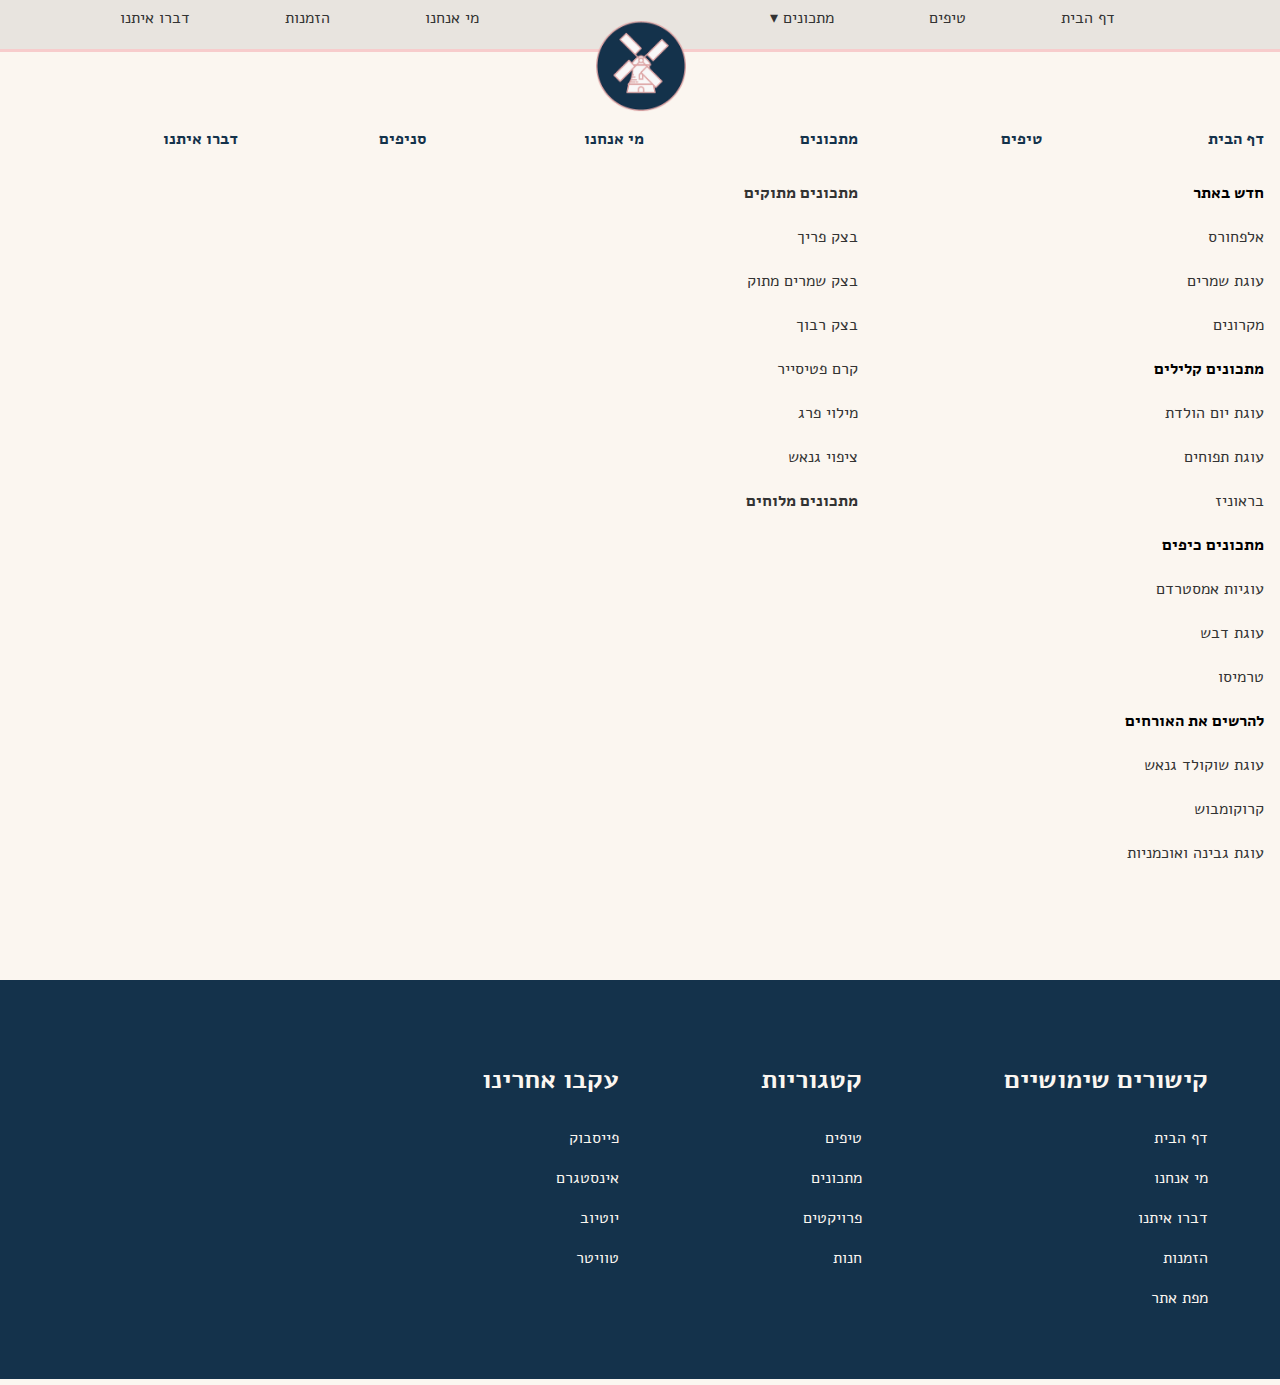
<file: siteMap.html>
<!DOCTYPE html>
<html lang="he" dir="rtl">
<head>
    <link rel="icon" type="image/png" href="images/logoImage/monka.png">
    <meta charset="utf-8" />
    <title>בּוּלקָה - מפת האתר</title>
    <meta name="description" content="מפת האתר של בּוּלקָה – כל הדפים, הקטגוריות והקישורים במקום אחד. ניווט נוח ומהיר אל מתכונים, טיפים, עמוד אודות ויצירת קשר.">
    <meta name="keywords" content="מפת אתר, בּוּלקָה, מתכונים, אפייה, טיפים לאפייה, יצירת קשר, מי אנחנו, דף הבית">
    <meta name="author" content="שירה, דניאל, אושר, ליאל">
    <meta name="viewport" content="width=device-width, initial-scale=1.0, user-scalable=yes">
    
    <link href="styles/myStyle.css" rel="stylesheet">
    <style>
        @import url('https://fonts.googleapis.com/css2?family=Alef:wght@400;700&display=swap');
    </style>
    
</head>
<body>
<header>
    <nav class="navbar">
        <ul class="nav-left">
            <li><a href="index.html">דף הבית</a></li>
            <li><a href="tips.html">טיפים</a></li>
            <li class="dropdown">
                <a href="#" class="notActive">מתכונים ▾</a>
                <ul class="dropdown-menu">
                    <li><a href="sweetRecipes.html">מתוקים</a></li>
                    <li><a href="#" class="notActive">מלוחים</a></li>
                </ul>
            </li>
        </ul>
        <div class="nav-logo">
            <a href="index.html">
                <img src="images/logoImage/monka.png" alt="לוגו בולקה בייקרי"/>
            </a>
        </div>
        <ul class="nav-right">
            <li><a href="about.html">מי אנחנו</a></li>
            <li><a href="orders.html">הזמנות</a></li>
            <li><a href="contactUs.html">דברו איתנו</a></li>
        </ul>
    </nav>
</header>

<table class="siteMapTable">
    <tr>
        <th>דף הבית</th>
        <th>טיפים</th>
        <th>מתכונים</th>
        <th>מי אנחנו</th>
        <th>סניפים</th>
        <th>דברו איתנו</th>
    </tr>
    <tr>
        <td colspan="2">
            <b>חדש באתר</b><br><br>
            <a href="#" class="notActive">אלפחורס</a><br/>
            <a href="#" class="notActive">עוגת שמרים</a><br/>
            <a href="#" class="notActive">מקרונים</a><br>
            <b>מתכונים קלילים</b><br><br>
            <a href="#" class="notActive">עוגת יום הולדת</a><br/>
            <a href="#" class="notActive">עוגת תפוחים</a><br/>
            <a href="#" class="notActive">בראוניז</a><br/>
            <b>מתכונים כיפים</b><br/><br>
            <a href="#" class="notActive">עוגיות אמסטרדם</a><br/>
            <a href="#" class="notActive">עוגת דבש</a><br>
            <a href="#" class="notActive">טרמיסו</a><br>
            <b>להרשים את האורחים</b><br><br>
            <a href="#" class="notActive">עוגת שוקולד גנאש</a><br>
            <a href="#" class="notActive">קרוקומבוש</a><br>
            <a href="#" class="notActive">עוגת גבינה ואוכמניות</a>
        </td>
        <td colspan="2">
            <a href="sweetRecipes.html"><b>מתכונים מתוקים</b></a><br/>
            <a href="crispyDough.html">בצק פריך</a><br/>
            <a href="#" class="notActive">בצק שמרים מתוק</a><br/>
            <a href="#" class="notActive">בצק רבוך</a><br/>
            <a href="#" class="notActive">קרם פטיסייר</a><br/>
            <a href="#" class="notActive">מילוי פרג</a><br/>
            <a href="#" class="notActive">ציפוי גנאש</a><br/>
            <a href="#" class="notActive"><b>מתכונים מלוחים</b></a><br/>
        </td>
    </tr>
</table>
<footer>
    <table class="site-footer">
        <tr>
            <th>קישורים שימושיים</th>
            <th>קטגוריות</th>
            <th>עקבו אחרינו</th>
        </tr>
        <tr>
            <td><a href="index.html">דף הבית</a></td>
            <td><a href="tips.html">טיפים</a></td>
            <td><a href="#" class="notActive">פייסבוק</a></td>
        <tr>
            <td><a href="about.html">מי אנחנו</a></td>
            <td><a href="#" class="notActive">מתכונים</a></td>
            <td><a href="#" class="notActive">אינסטגרם</a></td>
        </tr>
        <tr>
            <td><a href="contactUs.html">דברו איתנו</a></td>
            <td><a href="#" class="notActive">פרויקטים</a></td>
            <td><a href="#" class="notActive">יוטיוב</a></td>
        </tr>
        <tr>
            <td><a href="orders.html">הזמנות</a></td>
            <td><a href="#" class="notActive">חנות</a></td>
            <td><a href="#" class="notActive">טוויטר</a></td>
        </tr>
        <tr>
            <td><a href="#">מפת אתר</a></td>
        </tr>
    </table>
</footer>

</body>
</html>
</file>
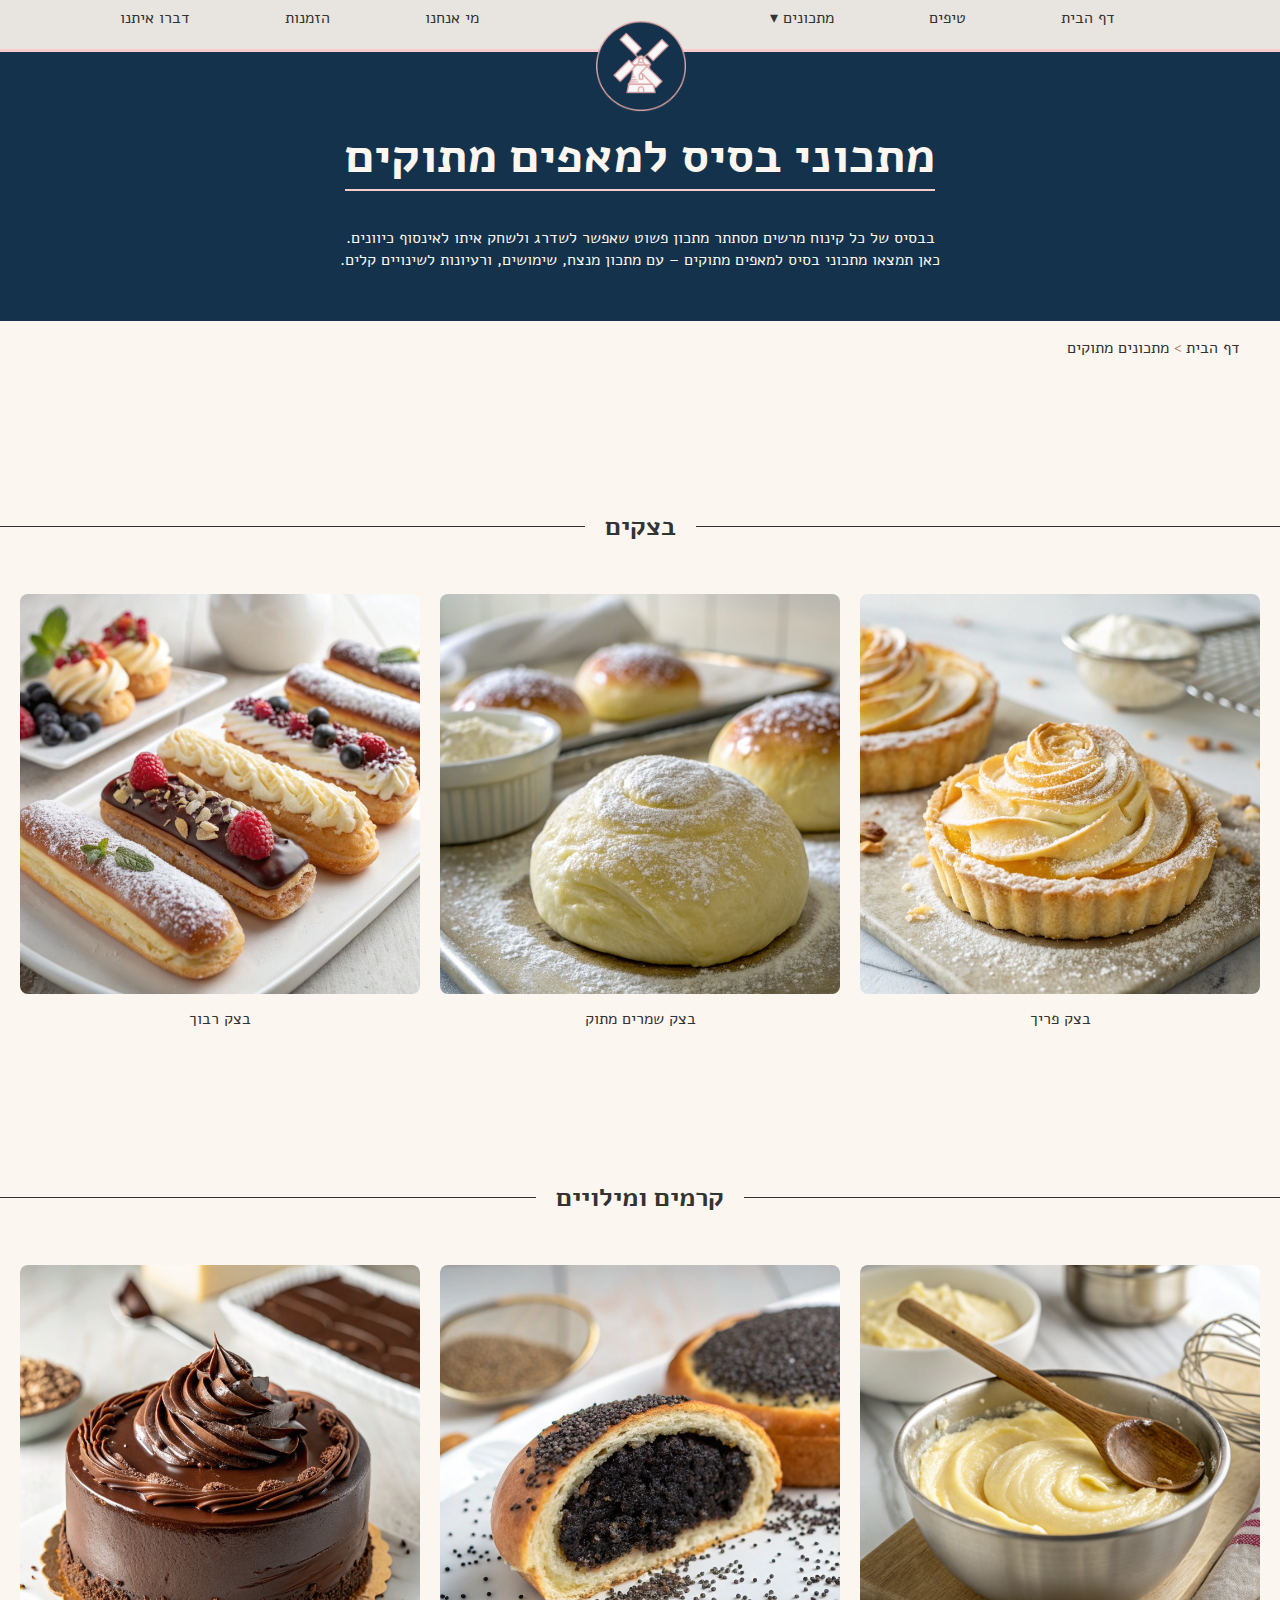
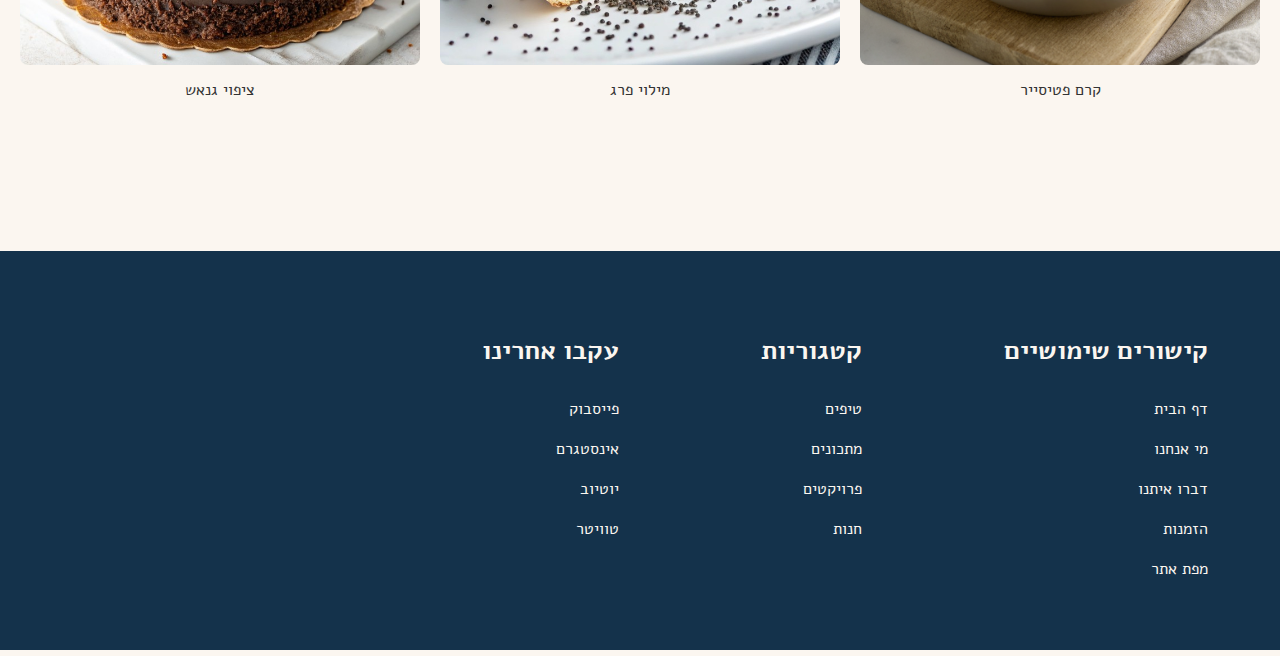
<file: sweetRecipes.html>
<!DOCTYPE html>
<html lang="he" dir="rtl">
<head>
    <link rel="icon" type="image/png" href="images/logoImage/monka.png">
    <meta charset="utf-8" />
    <title>בּוּלקָה - מתכונים מתוקים</title>
    <meta name="description" content="מתכונים מתוקים וקלים מבית בולקה">
    <meta name="keywords" content="בולקה, אפייה, בצק פריך, קינוחים">
    <meta name="author" content="שירה, דניאל, אושר, ליאל">
    <meta name="viewport" content="width=device-width, initial-scale=1.0, user-scalable=yes">

    <link href="styles/myStyle.css" rel="stylesheet" />
    <style>
        @import url('https://fonts.googleapis.com/css2?family=Alef:wght@400;700&display=swap');
    </style>
    
</head>
<body>
<header>
    <nav aria-label="תפריט חיפוש ראשי" class="navbar">
        <ul class="nav-left">
            <li><a href="index.html">דף הבית</a></li>
            <li><a href="tips.html">טיפים</a></li>
            <li class="dropdown">
                <a href="#" class="notActive">מתכונים ▾</a>
                <ul class="dropdown-menu">
                    <li><a href="#">מתוקים</a></li>
                    <li><a href="#" class="notActive">מלוחים</a></li>
                </ul>
            </li>
        </ul>
        <div class="nav-logo">
            <a href="index.html">
                <img src="images/logoImage/monka.png" alt="לוגו בולקה בייקרי"/>
            </a>
        </div>
        <ul class="nav-right">
            <li><a href="about.html">מי אנחנו</a></li>
            <li><a href="orders.html">הזמנות</a></li>
            <li><a href="contactUs.html">דברו איתנו</a></li>
        </ul>
    </nav>
</header>
    <section class="headerDesign">
        <h1>
            מתכוני בסיס למאפים מתוקים
        </h1>
        <p>
            בבסיס של כל קינוח מרשים מסתתר מתכון פשוט שאפשר לשדרג ולשחק איתו לאינסוף כיוונים.<br/>
            כאן תמצאו מתכוני בסיס למאפים מתוקים – עם מתכון מנצח, שימושים, ורעיונות לשינויים קלים.
        </p>
    </section>
<nav class="breadCrumbs">
    <ol>
        <li><a href="index.html">דף הבית</a></li>
        <li><a href="#">מתכונים מתוקים</a></li>
    </ol>
</nav>
    <section class="imgRowSection">
        <div class="imgHeadline">
            <div></div>
            <h2>בצקים</h2>
            <div></div>
        </div>

        <div class="imgRow">
            <div>
                <a href="crispyDough.html" title="מתכון לבצק פריך">
                    <img src="images/sweetRecipesImages/tart.jpg" alt="טארט מבצק פריך עם מילוי ועיטור באבקת סוכר"/>
                </a>
                <p>בצק פריך</p>
            </div>
            <div>
                <a href="#" class="notActive" title="מתכון לבצק שמרים מתוק">
                    <img src="images/sweetRecipesImages/puffyDou.jpg" alt="בצק עגול לפני אפייה עם לחמניות אפויות ברקע"/>
                </a>
                <p>בצק שמרים מתוק</p>
            </div>
            <div>
                <a href="#" class="notActive" title="מתכון לבצק רבוך">
                    <img src="images/sweetRecipesImages/eclaire.jpg" alt="אקלרים ופחזניות במגוון ציפויים ועיטורים"/>
                </a>
                <p>בצק רבוך</p>
            </div>
        </div>
    </section>
    <section class="imgRowSection">
        <div class="imgHeadline">
            <div></div>
            <h2>קרמים ומילויים</h2>
            <div></div>
        </div>

        <div class="imgRow">
            <div>
                <a href="#" class="notActive" title="מתכון לקרם פטיסייר">
                    <img src="images/sweetRecipesImages/patissiere.png" alt="קערה ממולאת בקרם בהיר"/>
                </a>
                <p>קרם פטיסייר</p>
            </div>
            <div>
                <a href="#" class="notActive" title="מתכון לקרם פרג">
                    <img src="images/sweetRecipesImages/pereg.jpg" alt="מאפה במילוי פרג"/>
                </a>
                <p>מילוי פרג</p>
            </div>

            <div>
                <a href="#" class="notActive" title="מתכון לקרם גנאש">
                    <img src="images/sweetRecipesImages/ganache.jpg" alt="עוגת שוקולד מעוטרת בציפוי גנאש"/> 
                </a>
                <p>ציפוי גנאש</p>
            </div>
        </div>
    </section>
<footer>
    <table class="site-footer">
        <tr>
            <th>קישורים שימושיים</th>
            <th>קטגוריות</th>
            <th>עקבו אחרינו</th>
        </tr>
        <tr>
            <td><a href="index.html">דף הבית</a></td>
            <td><a href="tips.html">טיפים</a></td>
            <td><a href="#" class="notActive">פייסבוק</a></td>
        </tr>
        <tr>
            <td><a href="about.html">מי אנחנו</a></td>
            <td><a href="#" class="notActive">מתכונים</a></td>
            <td><a href="#" class="notActive">אינסטגרם</a></td>
        </tr>
        <tr>
            <td><a href="contactUs.html">דברו איתנו</a></td>
            <td><a href="#" class="notActive">פרויקטים</a></td>
            <td><a href="#" class="notActive">יוטיוב</a></td>
        </tr>
        <tr>
            <td><a href="orders.html">הזמנות</a></td>
            <td><a href="#" class="notActive">חנות</a></td>
            <td><a href="#" class="notActive">טוויטר</a></td>
        </tr>
        <tr>
            <td><a href="siteMap.html">מפת אתר</a></td>
        </tr>
    </table>
</footer>
</body>
</html>
</file>
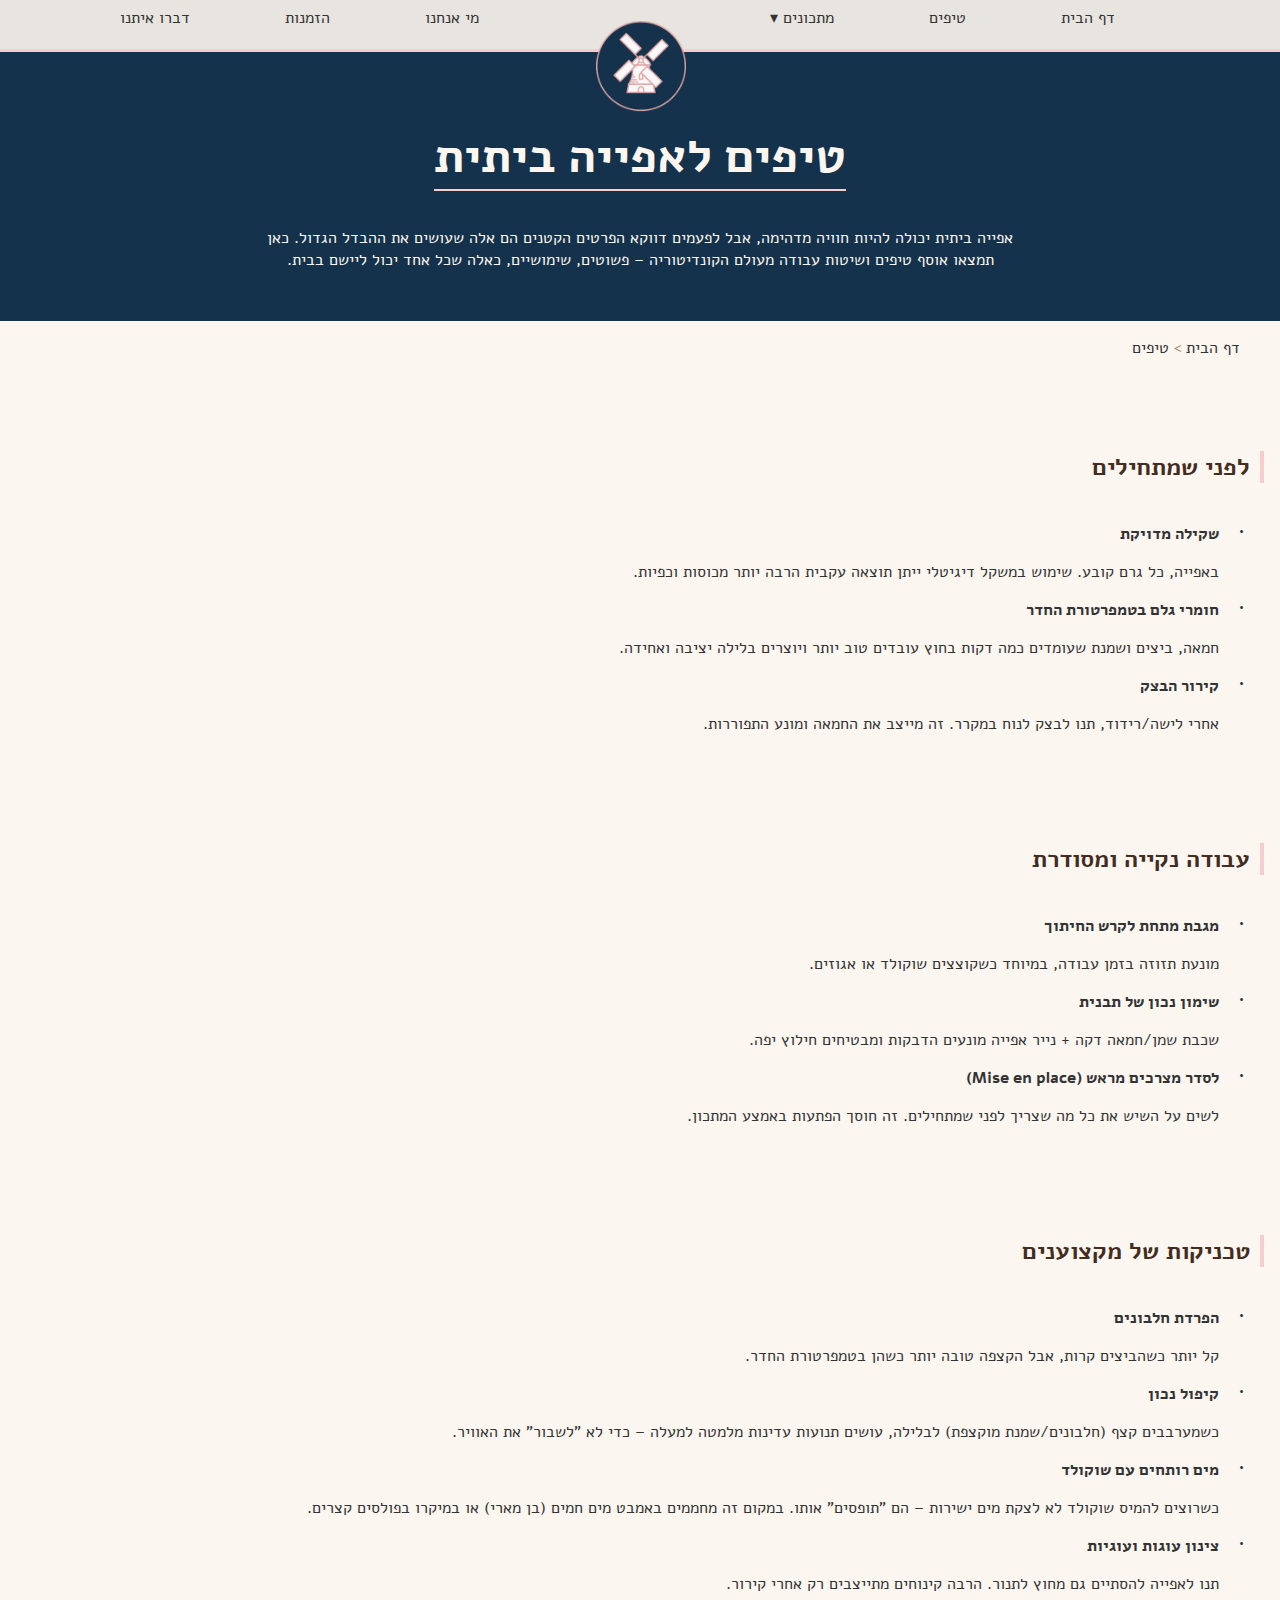
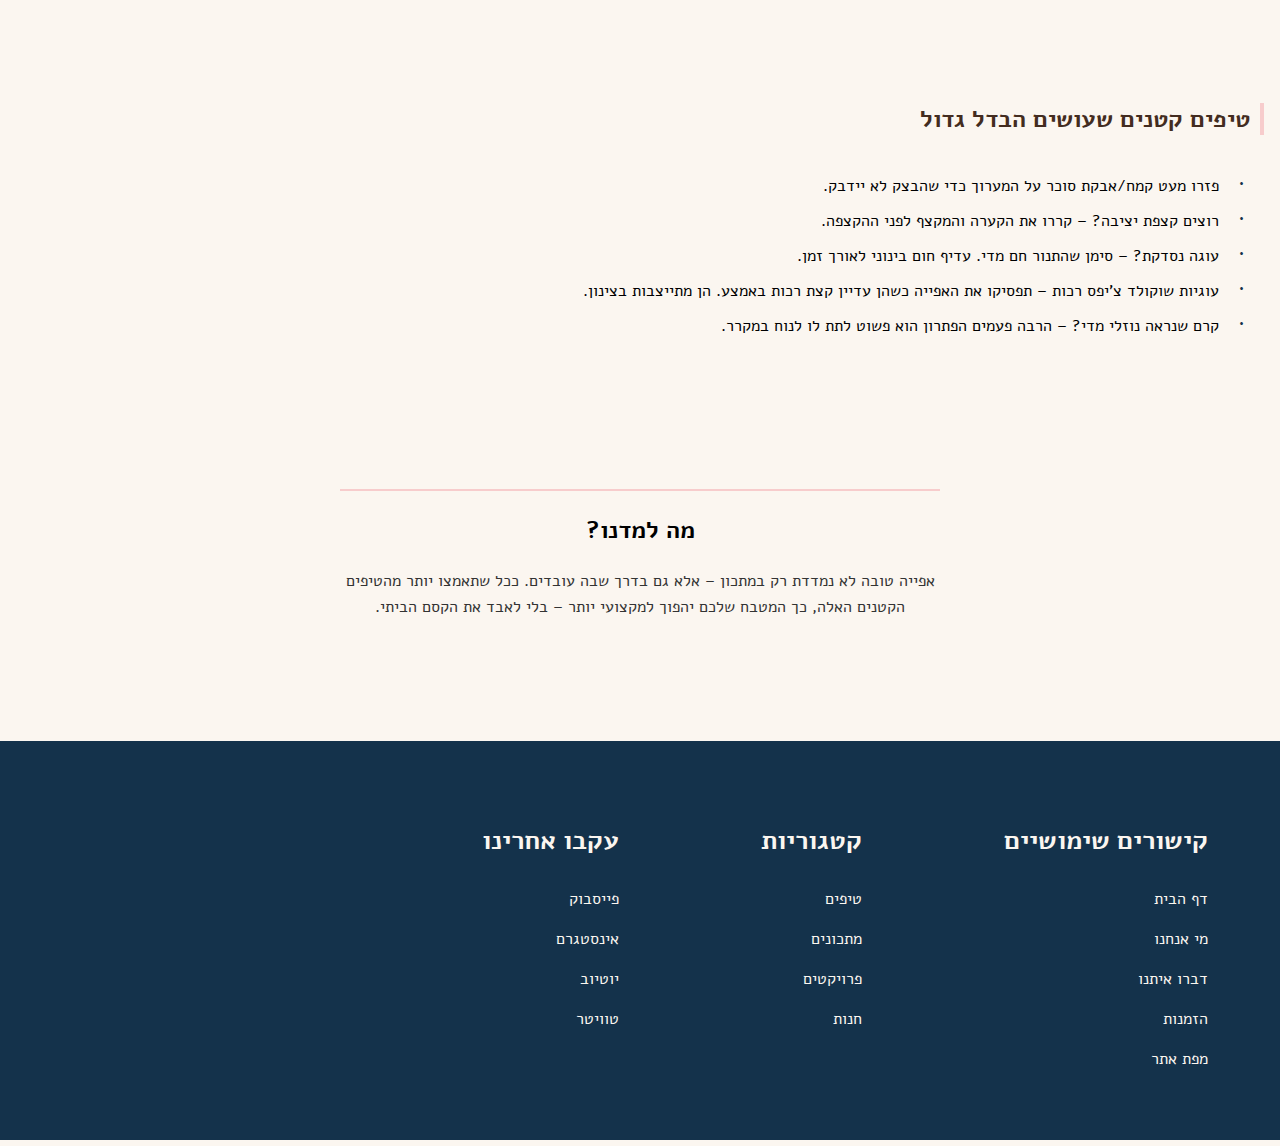
<file: tips.html>
<!DOCTYPE html>
<html lang="he" dir="rtl">
<head>
    <link rel="icon" type="image/png" href="images/logoImage/monka.png">
    <meta charset="utf-8" />
    <title>בּוּלקָה - טיפים</title>
    <meta name="description" content="אוסף טיפים מקצועיים לאפייה ביתית- שיטות עבודה, טעויות נפוצות וטכניקות מעולם הקונדיטוריה שכל אחד יכול ליישם במטבח.">
    <meta name="keywords" content="טיפים לאפייה, קונדיטוריה, אפייה ביתית, בצק, עוגות, מתוקים, מתכונים, בולקה">
    <meta name="author" content="שירה, דניאל, אושר, ליאל">
    <meta name="viewport" content="width=device-width, initial-scale=1.0, user-scalable=yes">
    
    <link href="styles/myStyle.css" rel="stylesheet" />

    <style>
        @import url('https://fonts.googleapis.com/css2?family=Alef:wght@400;700&display=swap');
    </style>
    
</head>
<body>
<header>
    <nav aria-label="תפריט חיפוש ראשי" class="navbar">
        <ul class="nav-left">
            <li><a href="index.html">דף הבית</a></li>
            <li><a href="#">טיפים</a></li>
            <li class="dropdown">
                <a href="#" class="notActive">מתכונים ▾</a>
                <ul class="dropdown-menu">
                    <li><a href="sweetRecipes.html">מתוקים</a></li>
                    <li><a href="#" class="notActive">מלוחים</a></li>
                </ul>
            </li>
        </ul>
        <div class="nav-logo">
            <a href="index.html">
                <img src="images/logoImage/monka.png" alt="לוגו בולקה בייקרי"/>
            </a>
        </div>
        <ul class="nav-right">
            <li><a href="about.html">מי אנחנו</a></li>
            <li><a href="orders.html">הזמנות</a></li>
            <li><a href="contactUs.html">דברו איתנו</a></li>
        </ul>
    </nav>
</header>
<div class="headerDesign">
    <h1>
        טיפים לאפייה ביתית
    </h1>
    <p>
        אפייה ביתית יכולה להיות חוויה מדהימה, אבל לפעמים דווקא הפרטים הקטנים הם אלה שעושים את ההבדל הגדול.
        כאן תמצאו אוסף טיפים ושיטות עבודה מעולם הקונדיטוריה – פשוטים, שימושיים, כאלה שכל אחד יכול ליישם בבית.
    </p>
</div>
<nav class="breadCrumbs">
    <ol>
        <li><a href="index.html">דף הבית</a></li>
        <li><a href="#">טיפים</a></li>
    </ol>
</nav>
<section class="tipsSection">
    <h2>
        לפני שמתחילים
    </h2>
    <ul>
        <li>
            <h3>שקילה מדויקת</h3>
            <p>
                באפייה, כל גרם קובע. שימוש במשקל דיגיטלי ייתן תוצאה עקבית הרבה יותר מכוסות וכפיות.
            </p>
        </li>
        <li>
            <h3>
                חומרי גלם בטמפרטורת החדר 
            </h3>
            <p>
                חמאה, ביצים ושמנת שעומדים כמה דקות בחוץ עובדים טוב יותר ויוצרים בלילה יציבה ואחידה.
            </p>
        </li>
        <li>
            <h3>
                קירור הבצק 
            </h3>
            <p>
                אחרי לישה/רידוד, תנו לבצק לנוח במקרר. זה מייצב את החמאה ומונע התפוררות.
            </p>
        </li>
    </ul>
</section>
<section class="tipsSection">
    <h2>
        עבודה נקייה ומסודרת  
    </h2>
    <ul>
        <li>
            <h3>
                מגבת מתחת לקרש החיתוך
            </h3>
            <p>
                מונעת תזוזה בזמן עבודה, במיוחד כשקוצצים שוקולד או אגוזים.
            </p>
        </li>
        <li>
            <h3>
                שימון נכון של תבנית 
            </h3>
            <p>
                שכבת שמן/חמאה דקה + נייר אפייה מונעים הדבקות ומבטיחים חילוץ יפה.
            </p>
        </li>
        <li>
            <h3>
                לסדר מצרכים מראש (Mise en place)
            </h3>
            <p>
                לשים על השיש את כל מה שצריך לפני שמתחילים. זה חוסך הפתעות באמצע המתכון.
            </p>
        </li>
    </ul>
</section>
<section class="tipsSection">
    <h2>
        טכניקות של מקצוענים
    </h2>
    <ul>
        <li>
            <h3>
                הפרדת חלבונים
            </h3>
            <p>
                קל יותר כשהביצים קרות, אבל הקצפה טובה יותר כשהן בטמפרטורת החדר. 
            </p>
        </li>
        <li>
            <h3>
                קיפול נכון
            </h3>
            <p>
                כשמערבבים קצף (חלבונים/שמנת מוקצפת) לבלילה, עושים תנועות עדינות מלמטה למעלה – כדי לא "לשבור" את האוויר. 
            </p>
        </li>
        <li>
            <h3>
                מים רותחים עם שוקולד
            </h3>
            <p>
                כשרוצים להמיס שוקולד לא לצקת מים ישירות – הם "תופסים" אותו. במקום זה מחממים באמבט מים חמים (בן מארי) או במיקרו בפולסים קצרים. 
            </p>
        </li>
        <li>
            <h3>
                צינון עוגות ועוגיות 
            </h3>
            <p>
                תנו לאפייה להסתיים גם מחוץ לתנור. הרבה קינוחים מתייצבים רק אחרי קירור.
            </p>
        </li>
    </ul>
</section>
<section class="tipsSection">
    <h2>
        טיפים קטנים שעושים הבדל גדול
    </h2>
    <ul>
        <li>
            פזרו מעט קמח/אבקת סוכר על המערוך כדי שהבצק לא יידבק.
        </li>
        <li>
            רוצים קצפת יציבה? – קררו את הקערה והמקצף לפני ההקצפה. 
        </li>
        <li>
            עוגה נסדקת? – סימן שהתנור חם מדי. עדיף חום בינוני לאורך זמן.
        </li>
        <li>
            עוגיות שוקולד צ’יפס רכות – תפסיקו את האפייה כשהן עדיין קצת רכות באמצע. הן מתייצבות בצינון.
        </li>
        <li>
            קרם שנראה נוזלי מדי? – הרבה פעמים הפתרון הוא פשוט לתת לו לנוח במקרר.
        </li>
    </ul>
</section>
<section class="sectionSummery">
    <h2>מה למדנו?</h2>
    <p>
        אפייה טובה לא נמדדת רק במתכון – אלא גם בדרך שבה עובדים.
        ככל שתאמצו יותר מהטיפים הקטנים האלה, כך המטבח שלכם יהפוך למקצועי יותר – בלי לאבד את הקסם הביתי.
    </p>
</section>
<footer>
    <table class="site-footer">
        <tr>
            <th>קישורים שימושיים</th>
            <th>קטגוריות</th>
            <th>עקבו אחרינו</th>
        </tr>
        <tr>
            <td><a href="index.html">דף הבית</a></td>
            <td><a href="#">טיפים</a></td>
            <td><a href="#" class="notActive">פייסבוק</a></td>
        </tr>
        <tr>
            <td><a href="about.html">מי אנחנו</a></td>
            <td><a href="#" class="notActive">מתכונים</a></td>
            <td><a href="#" class="notActive">אינסטגרם</a></td>
        </tr>
        <tr>
            <td><a href="contactUs.html">דברו איתנו</a></td>
            <td><a href="#" class="notActive">פרויקטים</a></td>
            <td><a href="#" class="notActive">יוטיוב</a></td>
        </tr>
        <tr>
            <td><a href="orders.html">הזמנות</a></td>
            <td><a href="#" class="notActive">חנות</a></td>
            <td><a href="#" class="notActive">טוויטר</a></td>
        </tr>
        <tr>
            <td><a href="siteMap.html">מפת אתר</a></td>
        </tr>
    </table>
</footer>
</body>
</html>
</file>
<file: styles/myStyle.css>
﻿body {
    background-color: #FBF6F0;
    direction: rtl;
    font-family: Alef, sans-serif;
    width: 1280px;
    margin: 0 auto;
}

p { margin: 0 0; }

header {
    position: sticky;
    top: 0;
    z-index: 1000;
}

.navbar {
    background-color: #e8e4df;
    border-bottom: 3px solid #f7cccc;
    display: flex;
    justify-content: space-between;
    align-items: center;
    padding: 7px 120px;
    position: relative;
    transition: box-shadow 0.3s ease;
}


.nav-left,
.nav-right {
    display: flex;
    align-items: center;
    list-style: none;
    gap: 50px;
    margin: 0;
    padding: 0;
}


.nav-left a,
.nav-right a {
    text-decoration: none;
    color: #333;
    font-weight: 300;
    font-size: 16px;
    transition: color 0.3s ease;
    padding: 10px 0; /* חשוב לשמור על רצועה רחבה לריחוף */
}
.nav-left a:hover,
.nav-right a:hover { color: #a67b5b; }


.nav-logo {
    position: absolute;
    left: 596px;
    top: 1px;
}
.nav-logo img {
    display: block;
    height: 90px;
    width: 90px;
}

.dropdown-menu {
    display: none;
    position: absolute;
    right: 0;
    background: #ffffff;
    border: 1px solid #dddddd;
    padding: 10px 30px;
    text-align: right;
}
.dropdown:hover .dropdown-menu,
.dropdown-menu:hover { display: block; }

.dropdown-menu li { padding: 6px 15px; }
.dropdown-menu li a {
    color: #333333;
    text-decoration: none;
    display: block;
}
.dropdown-menu li a:hover { background: #f5f5f5; }

.headerDesign {
    background-color: #14324B;
    padding: 30px 0 30px 0;
    text-align: center;
}
.headerDesign h1 {
    padding-top: 10px;
    font-size: 48px;
    text-align: center;
    color: #FBF6F0;
    margin-bottom: 16px;
    max-width: 600px;
    border-bottom: 2px solid #f7cccc;
    display: inline-block;
}
.headerDesign p {
    font-size: 16px;
    text-align: center;
    color: #FBF6F0;
    padding: 20px 250px;
}

.headerDesignHome {
    background-color: #14324B;
    padding: 30px 0 30px 0;
    text-align: center;
}
.headerDesignHome h1 {
    font-size: 68px;
    text-align: center;
    color: #FBF6F0;
    margin-bottom: 16px;
    max-width: 600px;
    display: inline-block;
}
.headerDesignHome p {
    font-size: 16px;
    text-align: center;
    color: #FBF6F0;
    padding: 10px 250px;
    font-weight: 200;
}

.tipsSection { padding: 16px; }

.tipsSection h2 {
    color: #432C20;
    margin-top: 60px;
    margin-bottom: 40px;
    border-right: 4px solid #f7cccc;
    padding-right: 10px;
}

.tipsSection h3 {
    font-size: 16px;
}

.sectionSummery {
    text-align: center;
    max-width: 600px;
    margin: 120px auto;
    line-height: 1.6;
    border-top: 2px solid #f7cccc;
}

ul { list-style: none; padding: 0; }
ul li {
    position: relative;
    margin-bottom: 13px;
    padding-right: 45px;
}
.tipsSection ul li::before {
    content: "•";
    position: absolute;
    right: 20px;
    color: #14324B;
    font-size: 16px;
    line-height: 1;
}

.main-content {
    width: 75%;
    max-width: 900px;
    margin: 50px auto;
    background: #fffdfb;
    padding: 40px 50px;
    border-radius: 20px;
    box-shadow: 0 4px 15px rgba(0,0,0,0.05);
}
header img {
    width: 80px;
    height: auto;
    display: block;
    margin: 20px auto;
}
header p {
    text-align: center;
    color: #ffffff;
    max-width: 600px;
    margin: 0 auto;
}

.imgHeadline {
    display: flex;
    align-items: center;
    justify-content: center;
    margin: 150px 0 40px 0;
    gap: 10px;
}
.imgHeadline div { flex: 1; height: 1px; background-color: #333; }
.imgHeadline h2 {
    margin: 0 10px;
    font-size: 26px;
    font-weight: bold;
    color: #333;
}

.imgRow {
    margin-top: 50px;
    margin-bottom: 150px;
    display: flex;
    justify-content: center;
    gap: 20px;
    flex-wrap: wrap;
}
.imgRow div {
    text-align: center;
    max-width: 400px;
}
.imgRow img {
    width: 100%;
    height: auto;
    border-radius: 8px;
}
.imgRow p {
    font-size: 16px;
    margin-top: 8px;
    color: #333;
}

.basicSweets {
    margin-top: 100px;
    text-align: right;
    padding: 40px 20px;
}
.basicSweets div {
    font-size: 87px;
    font-weight: bold;
    position: relative;
    right: 200px;
}
.basicSweets div div {
    font-size: 54px;
    font-weight: bold;
    position: relative;
    right: 90px;
}
.basicSweets div div p {
    font-size: 21px;
    font-weight: normal;
    line-height: 1.6;
    position: relative;
    left: 180px;
    color: #444;
}

.about-sub {
    font-size: 18px;
    color: #6b5b53;
}

.about-timeline {
    position: relative;
    width: 100%;
    max-width: 1280px;
    margin: 0 auto;
}

.about-timeline::before {
    content: "";
    position: absolute;
    top: 0;
    bottom: 0;
    left: 50%;
    width: 1px;
    background-color: #333;
    transform: translateX(-50%);
    z-index: 0;
}

.about-row {
    position: relative;
    width: 100%;
    max-width: 1280px;
    min-height: 500px;
    margin: 120px auto;
    overflow: hidden;
}
.about-row::after {
    content: "";
    display: block;
    clear: both;
}

.about-text, .about-img {
    width: 500px;
    align-content: center;
    position: relative;
    z-index: 1;
}

.about-text {
    float: right;
    padding: 170px 30px;
}
.about-img {
    float: left;
    overflow: hidden;
}
.about-img img {
    width: 100%;
    height: 100%;
    display: block;
}

.about-text::after, .about-img::after {
    content: "";
    position: absolute;
    top: 50%;
    width: 140px;
    height: 2px;
    background-color: #eadfd9;
    transform: translateY(-50%);
}

.about-text::after {
    left: 100%;
}
.about-img::after {
    right: 100%;
}

.about-row.reverse .about-text {
    float: left;
}
.about-row.reverse .about-img {
    float: right;
}
.about-row.reverse .about-text::after {
    left: auto;
    right: 100%;
}
.about-row.reverse .about-img::after {
    right: auto;
    left: 1280px;
}

.about-text h2 {
    margin: 0 0 10px;
    font-size: 28px;
    color: #14324B;
}
.about-text p {
    margin: 0;
    line-height: 1.75;
    font-size: 16px;
}
.about-list {
    margin: 0;
    padding: 0 18px 0 0;
    line-height: 1.8;
    font-size: 16px;
}
.about-list li {
    margin: 6px 0;
}
.about-line {
    width: 1px;
    background-color: #333; /* אחיד ועמוק יותר */
    position: absolute;
    left: 640px;
}
.halfLineR {
    width: 50px;
    height: 1px;
    background-color: #333;
    position: absolute;
    top: 250px;
    right: 640px;
}
.halfLineL {
    width: 50px;
    height: 1px;
    background-color: #333;
    position: absolute;
    top: 250px;
    left: 640px;
}
.notActive {
    cursor: not-allowed;
    color: gray;
}
.breadCrumbs ol li{
    display: inline-block;
}
.breadCrumbs ol li:after {
    content: " > ";
    color: #a67b5b;
}
.breadCrumbs ol li:last-child:after {
    content:"";
}
.breadCrumbs a {
    text-decoration: none;
    color: #333;
    font-weight: 300;
    font-size: 16px;
    transition: color 0.3s ease;
    padding: 5px 0;
}



table {
    width: 100%;
}


.site-footer {
    display: inline-block;
    margin: 0 auto;
    text-align: center;
    background-color: #14324B;
    color: #FBF6F0;
    font-size: 16px;
    width: 100%;
    padding: 60px 0;
}

.site-footer th {
    font-size: 26px;
    color: #FBF6F0;
    padding: 20px 70px;
}

.site-footer td {
    padding: 8px 70px 8px 0;
    text-align: right;
}

.site-footer a {
    color: #FBF6F0;
    text-decoration: none;
    transition: color 0.3s;
}

.site-footer a:hover {
    color: #f3b375;
}

.recipe-card{
    position: relative;
    width: 1280px;             /* תואם רוחב האתר שלך */
    margin: 0 auto 60px;
    min-height: 520px;         /* שיהיה מקום לתמונה מלאה */
    background: #fff;
}

.recipe-media{
    position: absolute;
    top: 0;
    bottom: 0;
    left: 0;
    width: 30%;
    background: #eee;
}
.recipe-media img{
    width: 100%;
    height: 100%;
    display: block;
}

.recipe-content{
    margin-left: 50%;
    padding: 36px 48px;
    box-sizing: border-box;
    color: #333;
    text-align: right;
}

.recipe-content h2{
    margin: 0 0 12px;
    font-size: 26px;
    color: #14324B;
    border-right: 2px solid #f7cccc;
    padding-right: 10px;
}
.recipe-content .ingredients ul,
.recipe-content .method ol{
    margin: 0 0 20px;
    padding-right: 22px;
    line-height: 1.75;
}
.pill-list{
    list-style: none;
    padding: 0;
    margin: 0 0 16px;
}
.pill{
    display: inline-block;
    background: #FBF6F0;
    border: 1px solid #f1e6df;
    border-radius: 8px;
    padding: 6px 12px;
    margin: 4px 6px 0 0;
    font-size: 14px;
}
.actions a{
    display: inline-block;
    margin-left: 10px;
    color: #14324B;
    text-decoration: none;
    border-bottom: 1px solid #14324B;
}
.actions a:hover{ color: #7b4f2b; border-color: #7b4f2b; }

.ingredients ul li::before {
    content: "•";
    position: absolute;
    right: 20px;
    color: #14324B;
    font-size: 16px;
    line-height: 1;
}
.method ol li{
    right: 20px;
}

.siteMapTable {
    margin-top: 60px;
    margin-bottom: 100px;
    width: 100%;
    border-collapse: collapse;
    text-align: right;
    direction: rtl;
}

.siteMapTable a {
    text-decoration: none;
    color: #333;
    font-size: 16px;
    transition: color 0.3s ease;
    display: block;
   
}

.siteMapTable th {
    padding: 16px;
    color: #14324B;
}

.siteMapTable td {
    vertical-align: top;
    padding: 16px;
  }
  
.siteMapTable th a {
    font-size: 16px;     
    color: #14324B;
    transition: color 0.3s ease;
}


.siteMapTable th a:hover {
    color: #B25C2E;          
    text-decoration: underline; 
}

.subList {
    margin-top: 5px;
    margin-bottom: 15px;
    padding-right: 10px;
    
}
.hit-logo img {
    width: 180px;
    height: auto;
    margin-top: 20px;
}

.about-project-sectionSummery {
   text-align: center;
    max-width: 600px;
    margin: 120px auto;
    line-height: 1.6;
    border-top: 2px solid #f7cccc;
}

.about-project-sectionSummery a, p, h3{
    color: #333;
    transition: color 0.3s ease;
    font-size: 16px;
}

.about-project-sectionSummery a:hover { 
    color: #a67b5b; 
}

fieldset {
    background-color: #fffdfb;
    border: none;
    border-radius: 10px;
    padding: 20px 50px;
    margin: 30px 80px;
    box-shadow: 0 4px 15px rgba(0, 0, 0, 0.05);
}


#orderForm label{
    display: inline-block;
    background: #FBF6F0;
    border: 1px solid #f1e6df;
    border-radius: 8px;
    padding: 6px 12px;
    margin: 4px 0 0 10px;
    font-size: 14px;
    box-shadow: 0 4px 15px rgba(0, 0, 0, 0.05);
}

.sendBtn {
    font-family: Alef, sans-serif;
    display: inline-block;
    background: #14324B;
    border-radius: 8px;
    padding: 6px 12px;
    margin: 4px 0 0 10px;
    font-size: 14px;
    color: #FBF6F0;
}

.name {
        display: block;
       width: 200px;
        font-size: 16px;
        background: #FBF6F0;
        border: 1px solid #ede8df;
        border-radius: 12px;
        padding: 12px 12px;
        outline: none;
}

#orderForm img {
  display: none;
}

/* רקע חצי שקוף */
.popup-overlay {
    display: none;
    position: fixed;
    top: 0;
    left: 0;
    width: 100%;
    height: 100%;
    background-color: rgba(0,0,0,0.5);
    z-index: 1000;
}

/* החלונית עצמה */
.popup {
    display: none;
    position: fixed;
    top: 50%;
    left: 50%;
    transform: translate(-50%, -50%);
    background-color: #fff;
    padding: 30px;
    border-radius: 15px;
    width: 90%;
    max-width: 400px;
    z-index: 1001;
    box-shadow: 0 5px 20px rgba(0,0,0,0.3);
    text-align: right;
    direction: rtl;
}

/* כפתור סגירה */
.popup button {
    margin-top: 15px;
    padding: 10px 20px;
    background-color: #14324B;
    border: none;
    border-radius: 10px;
    cursor: pointer;
    color: white;
    font-weight: bold;
}
.popup button:hover {
    background-color: #14324B;

}
</file>
